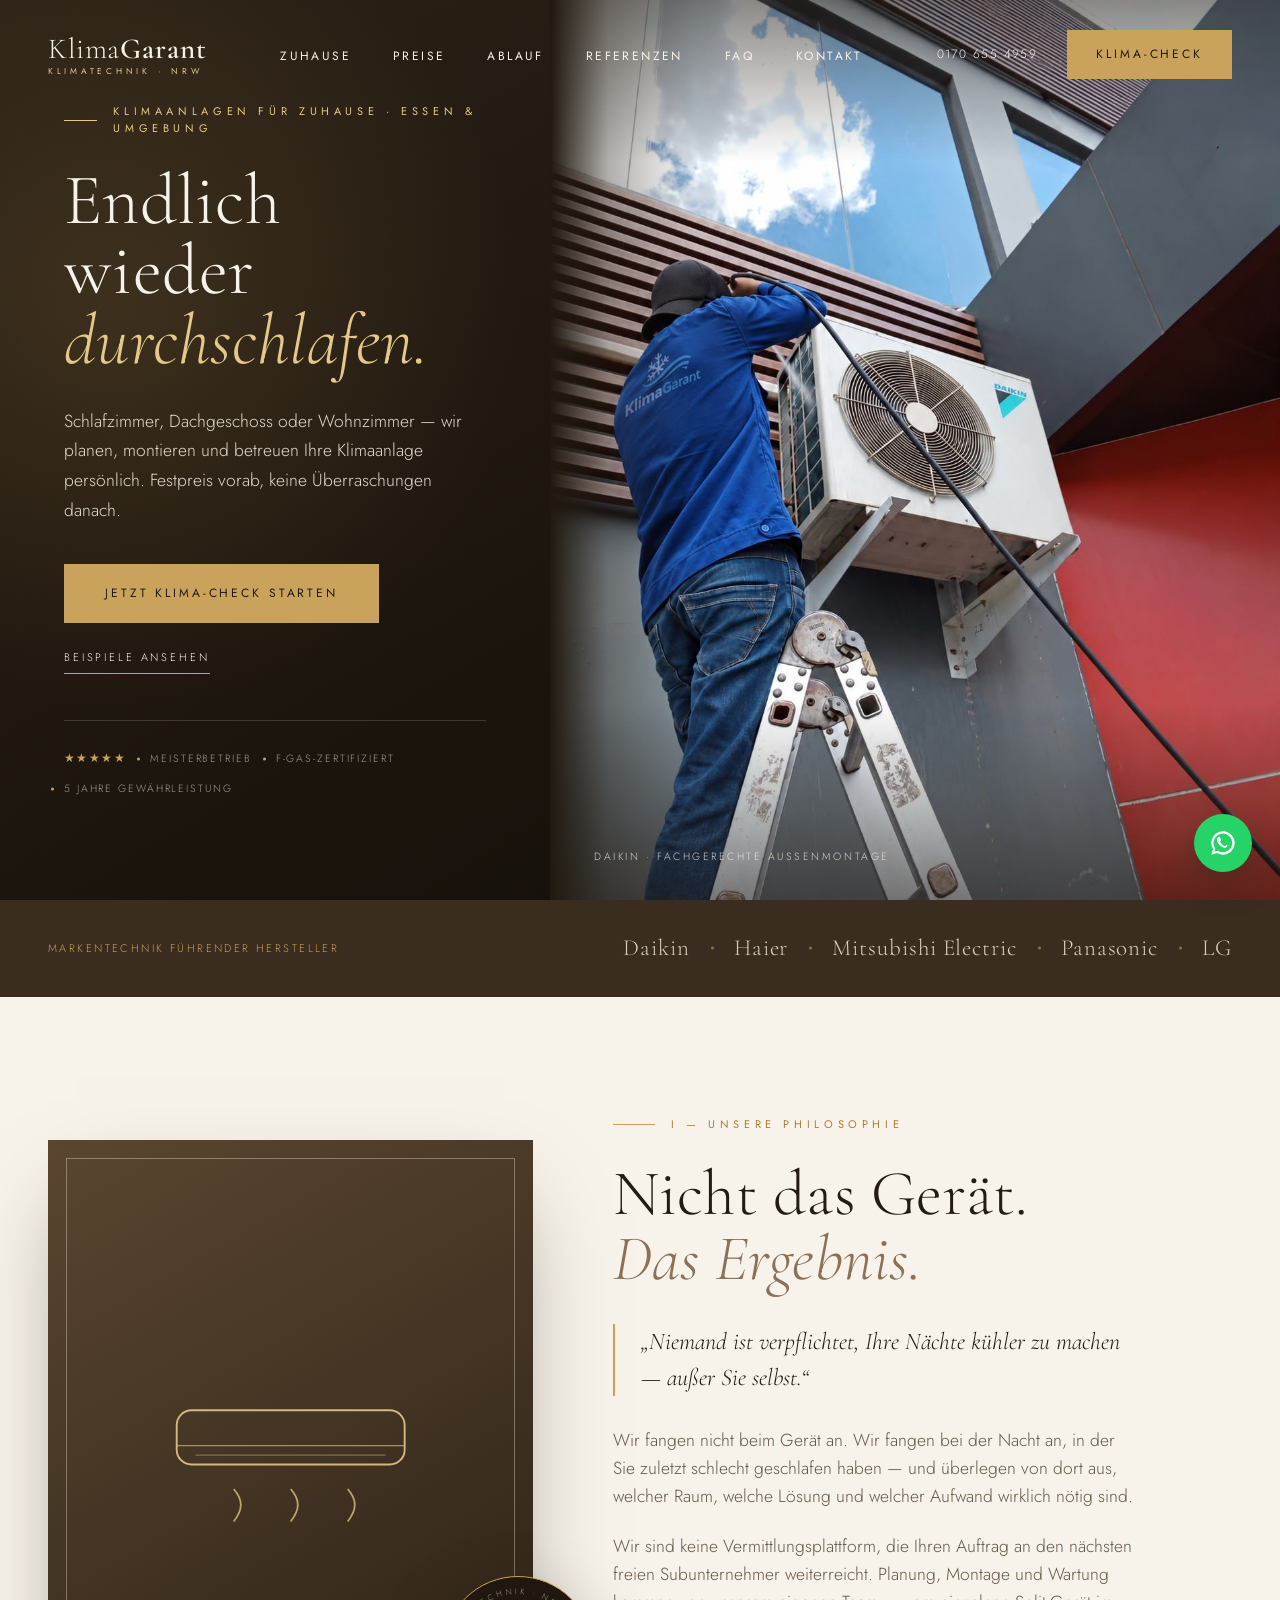
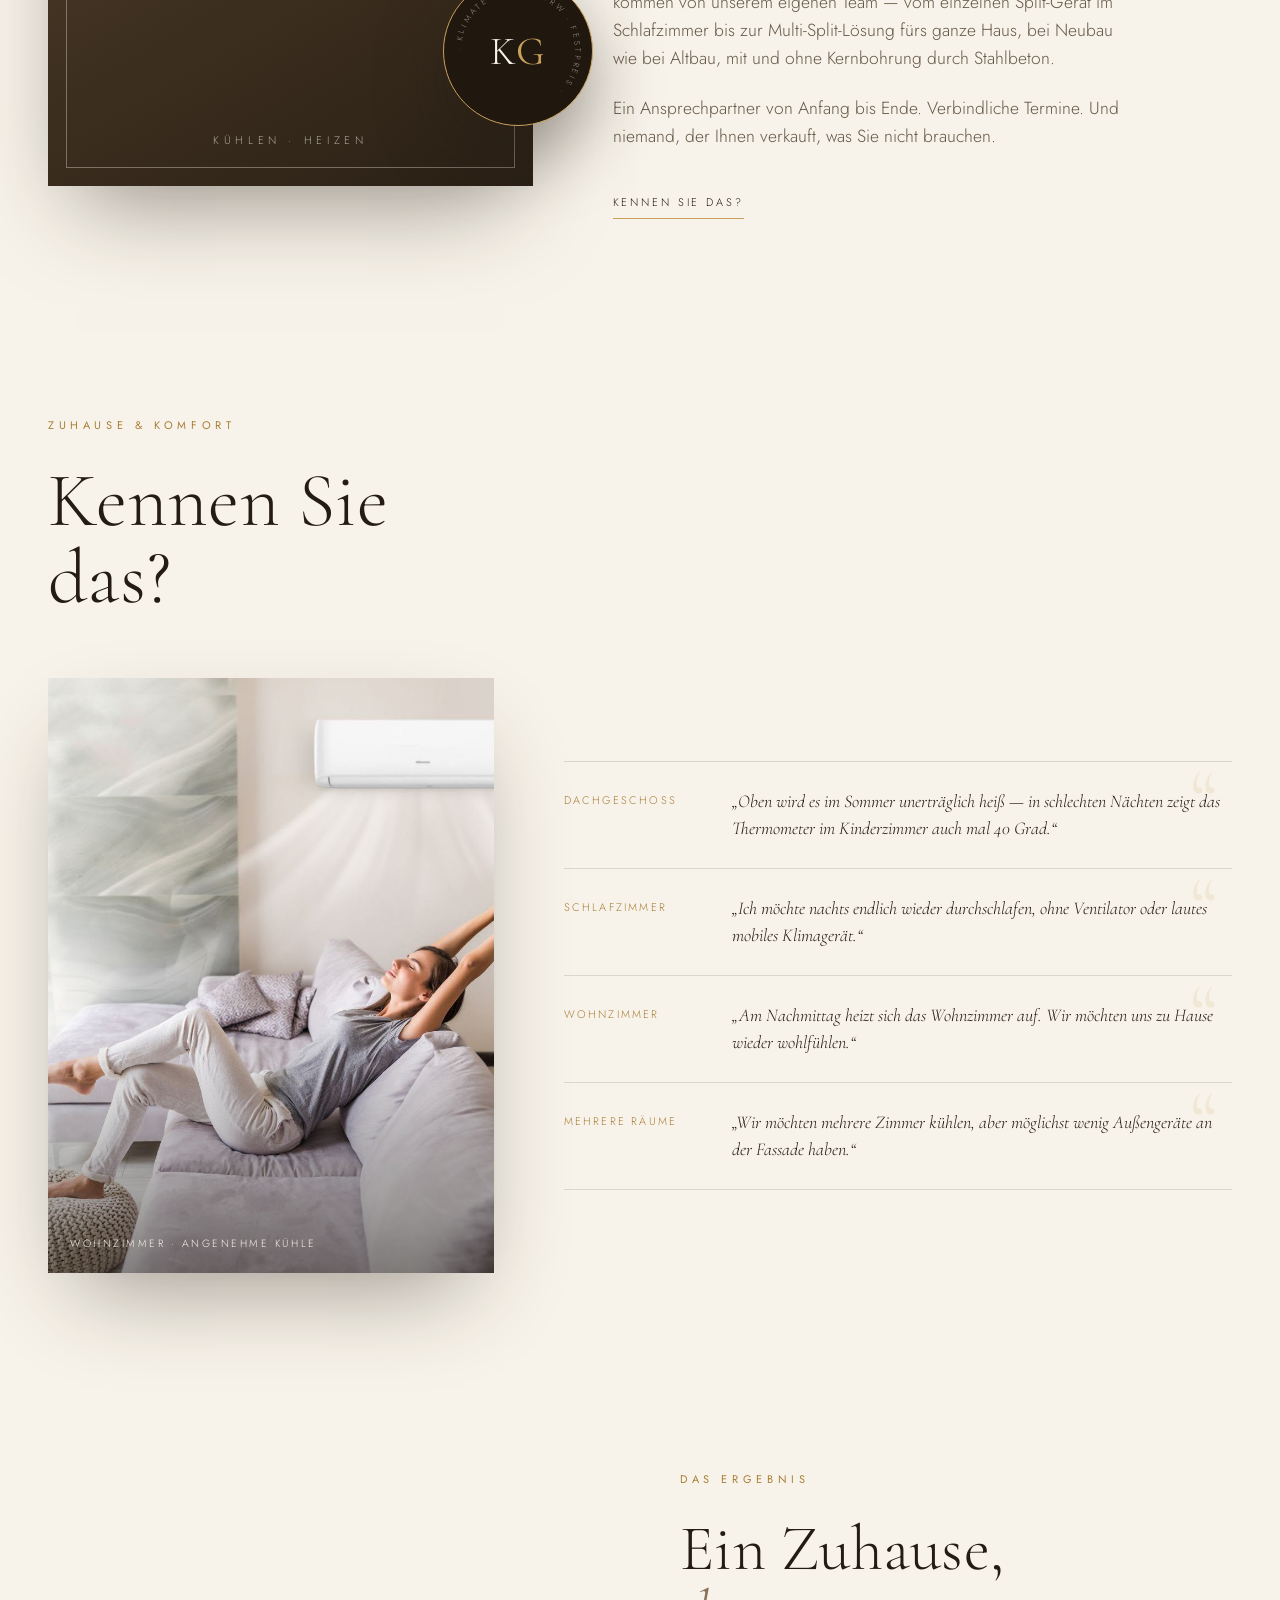
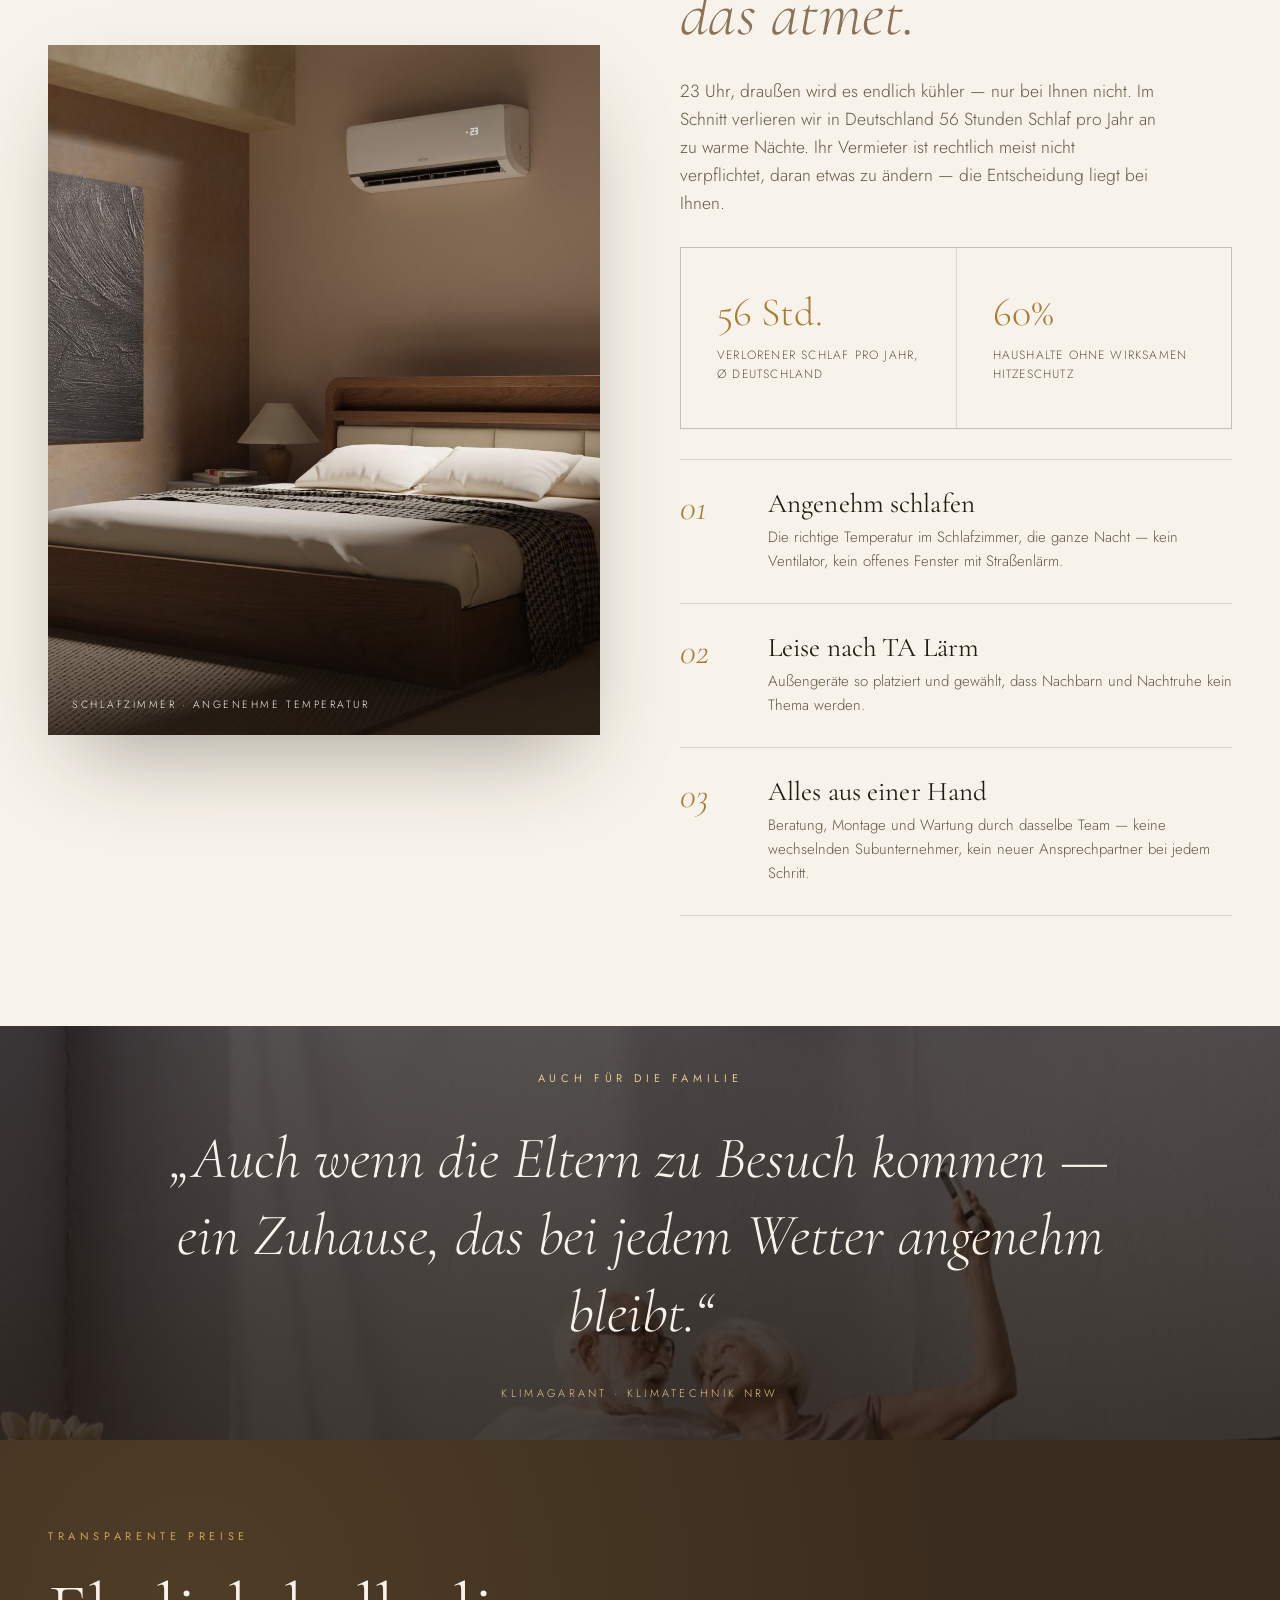
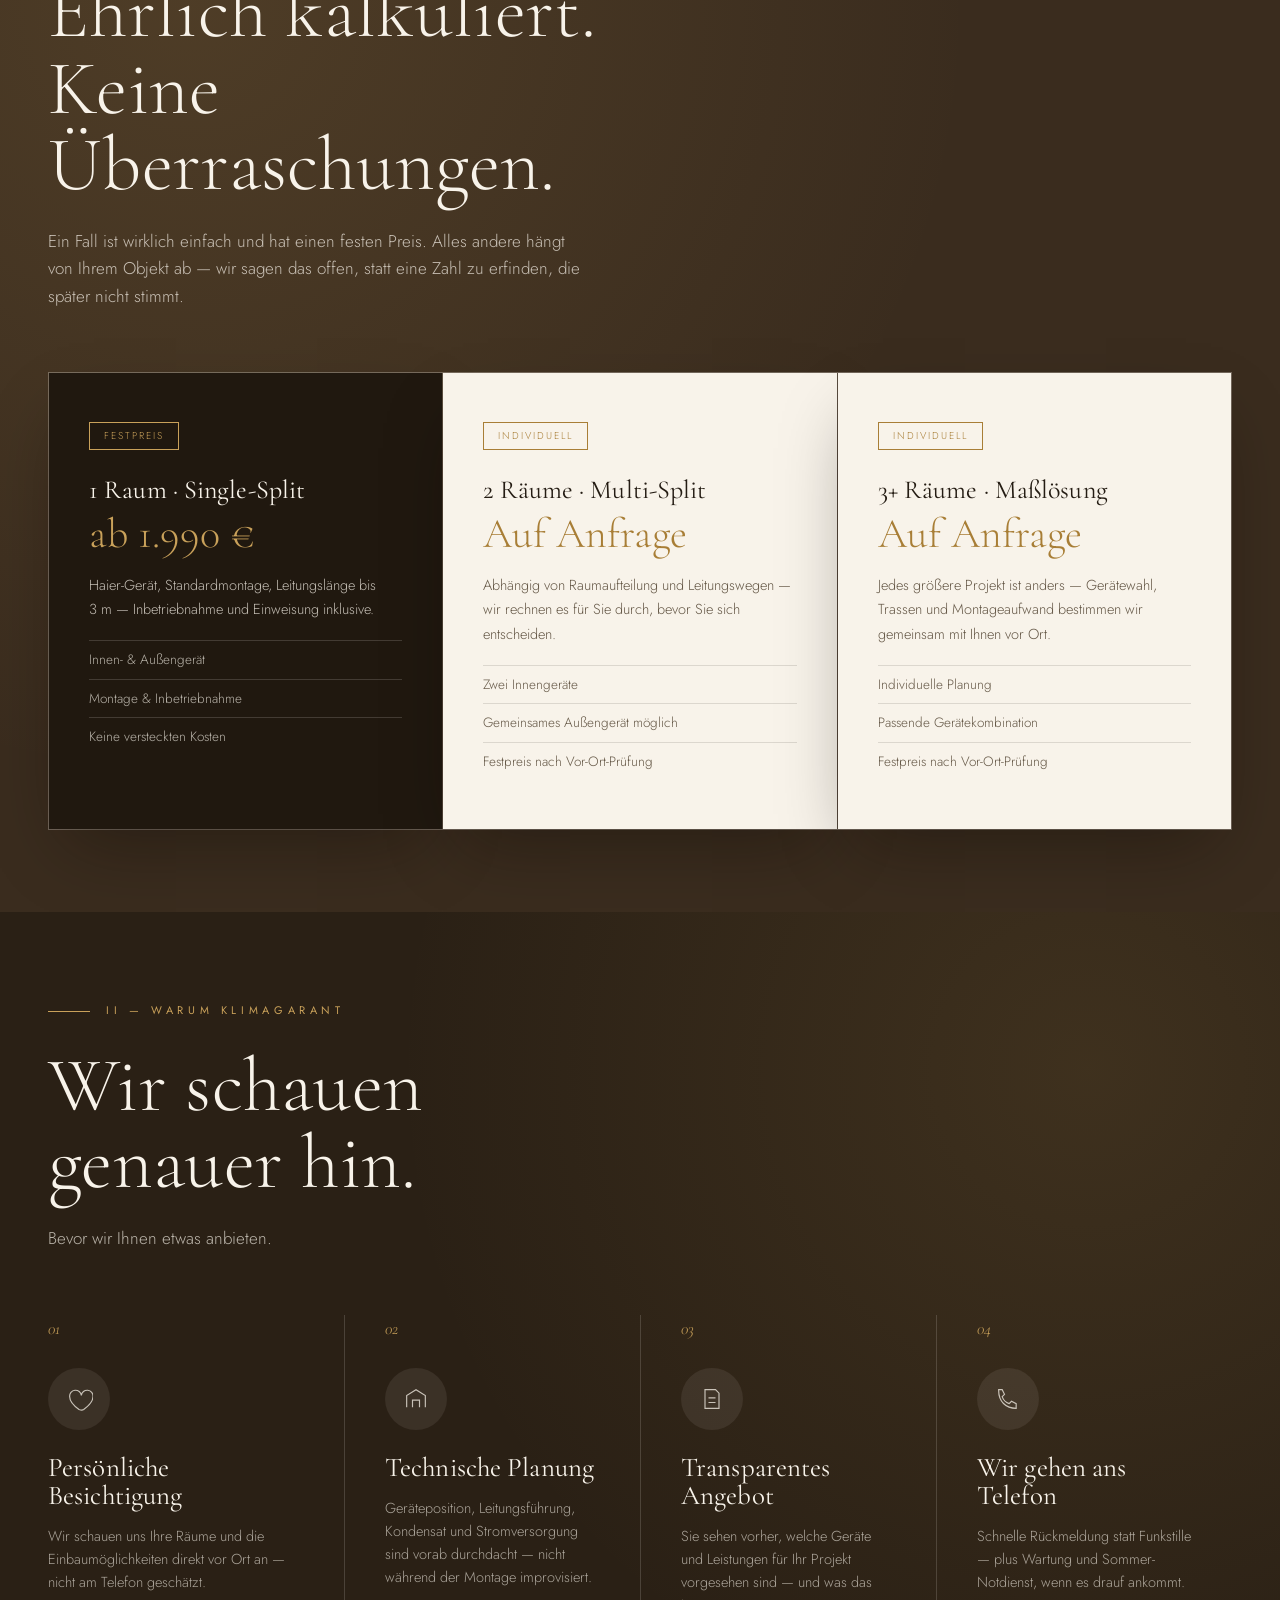
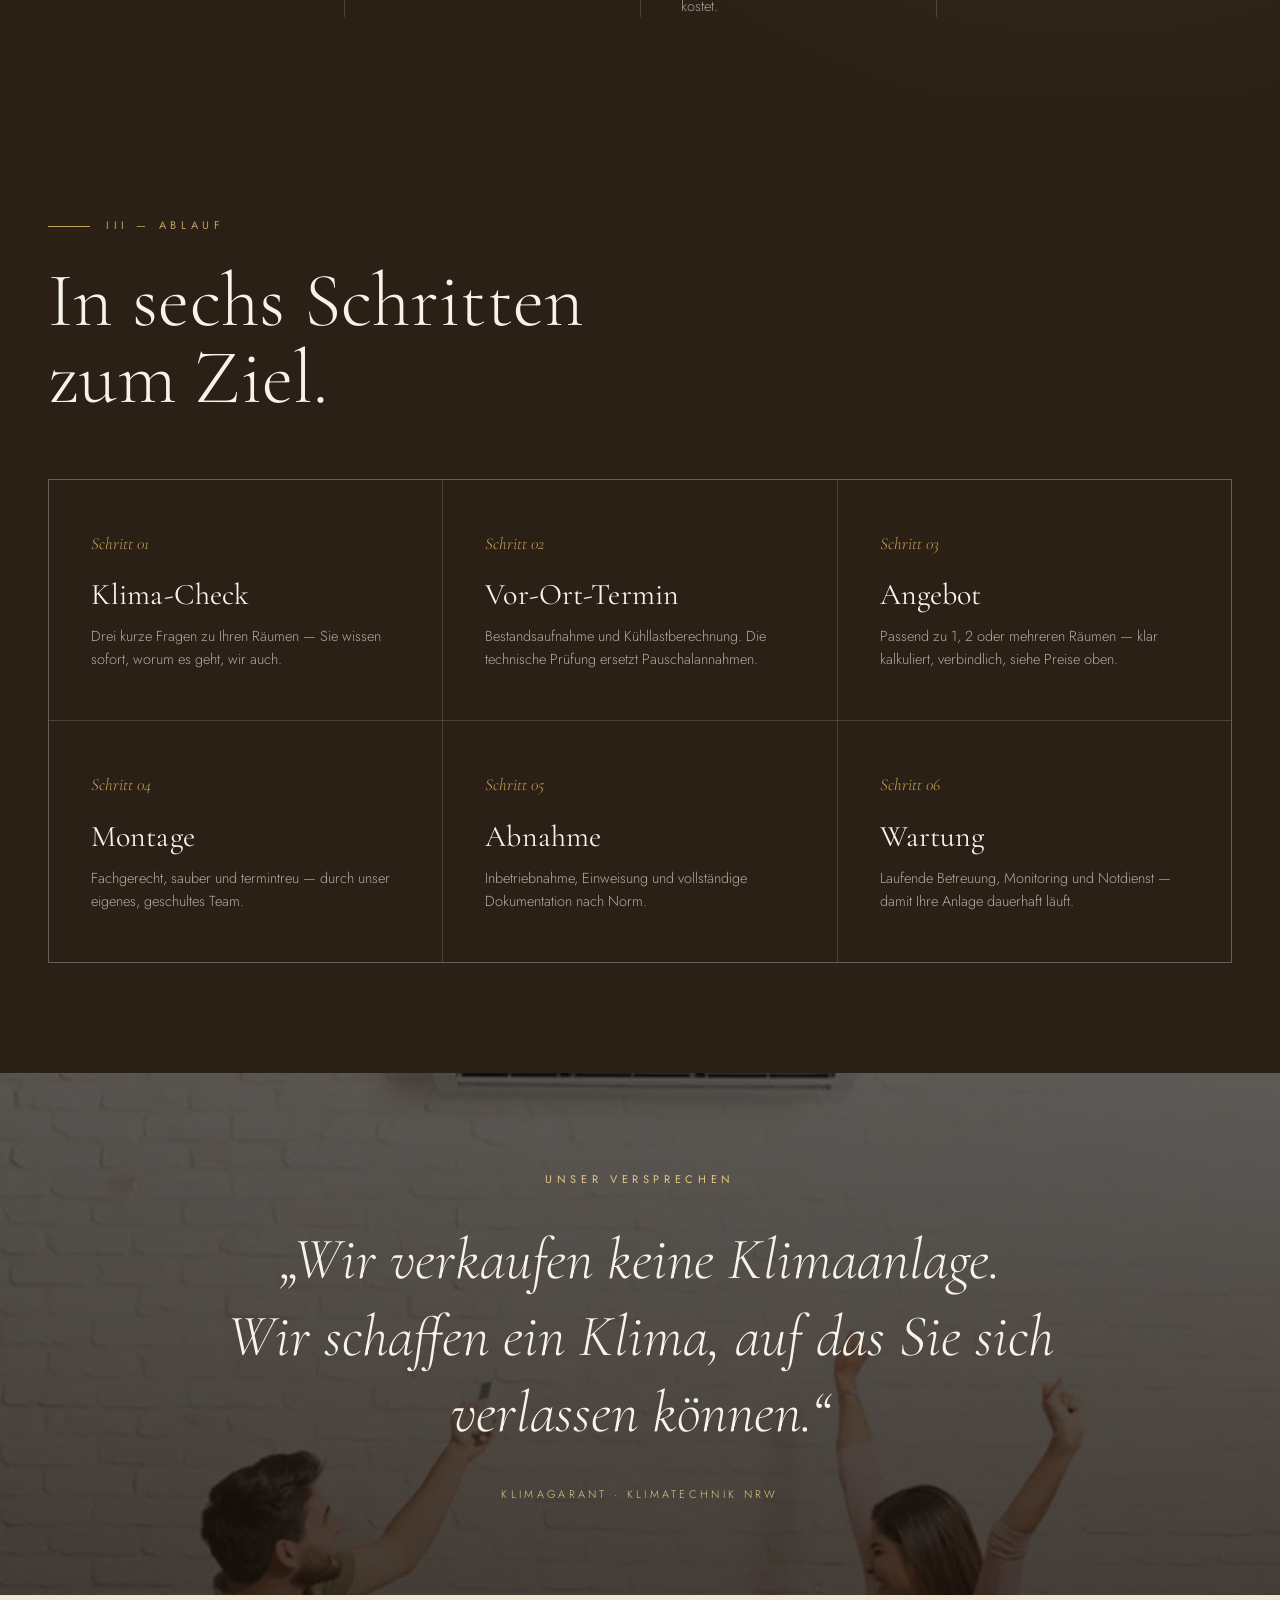
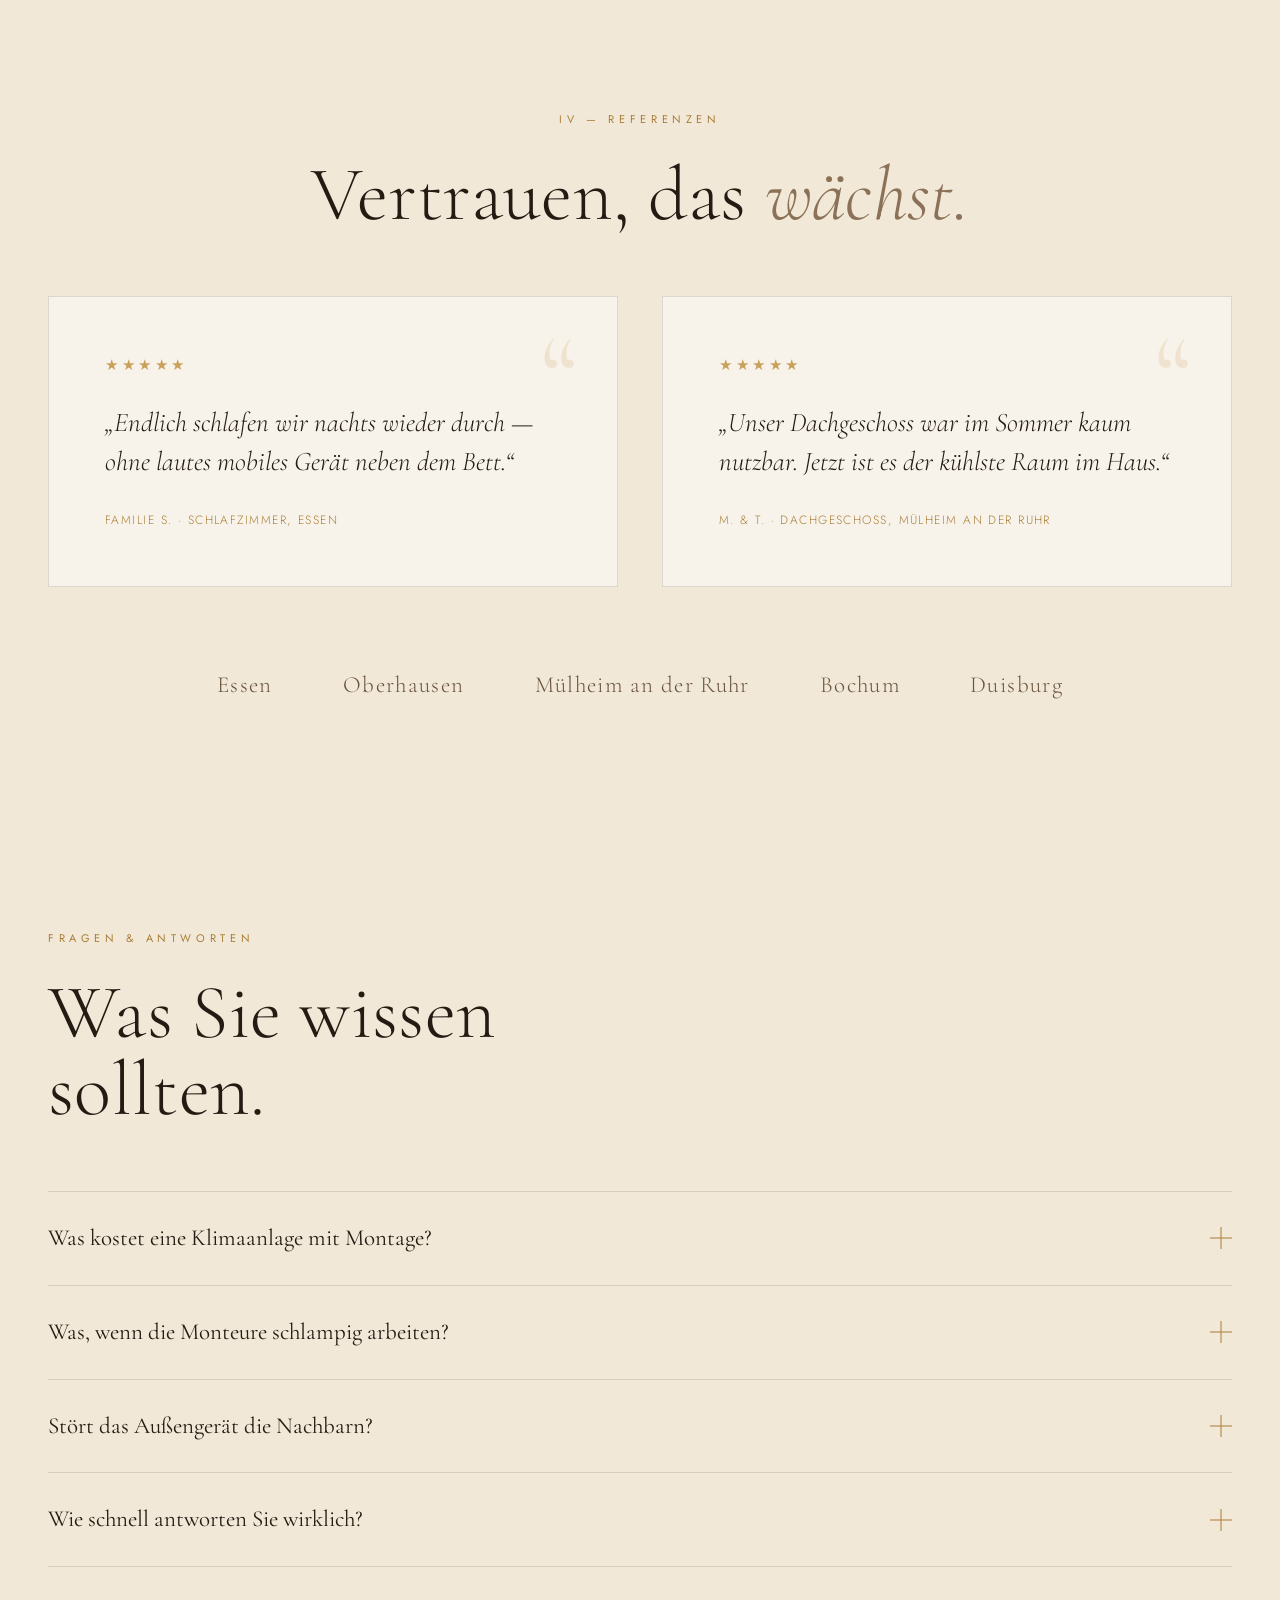
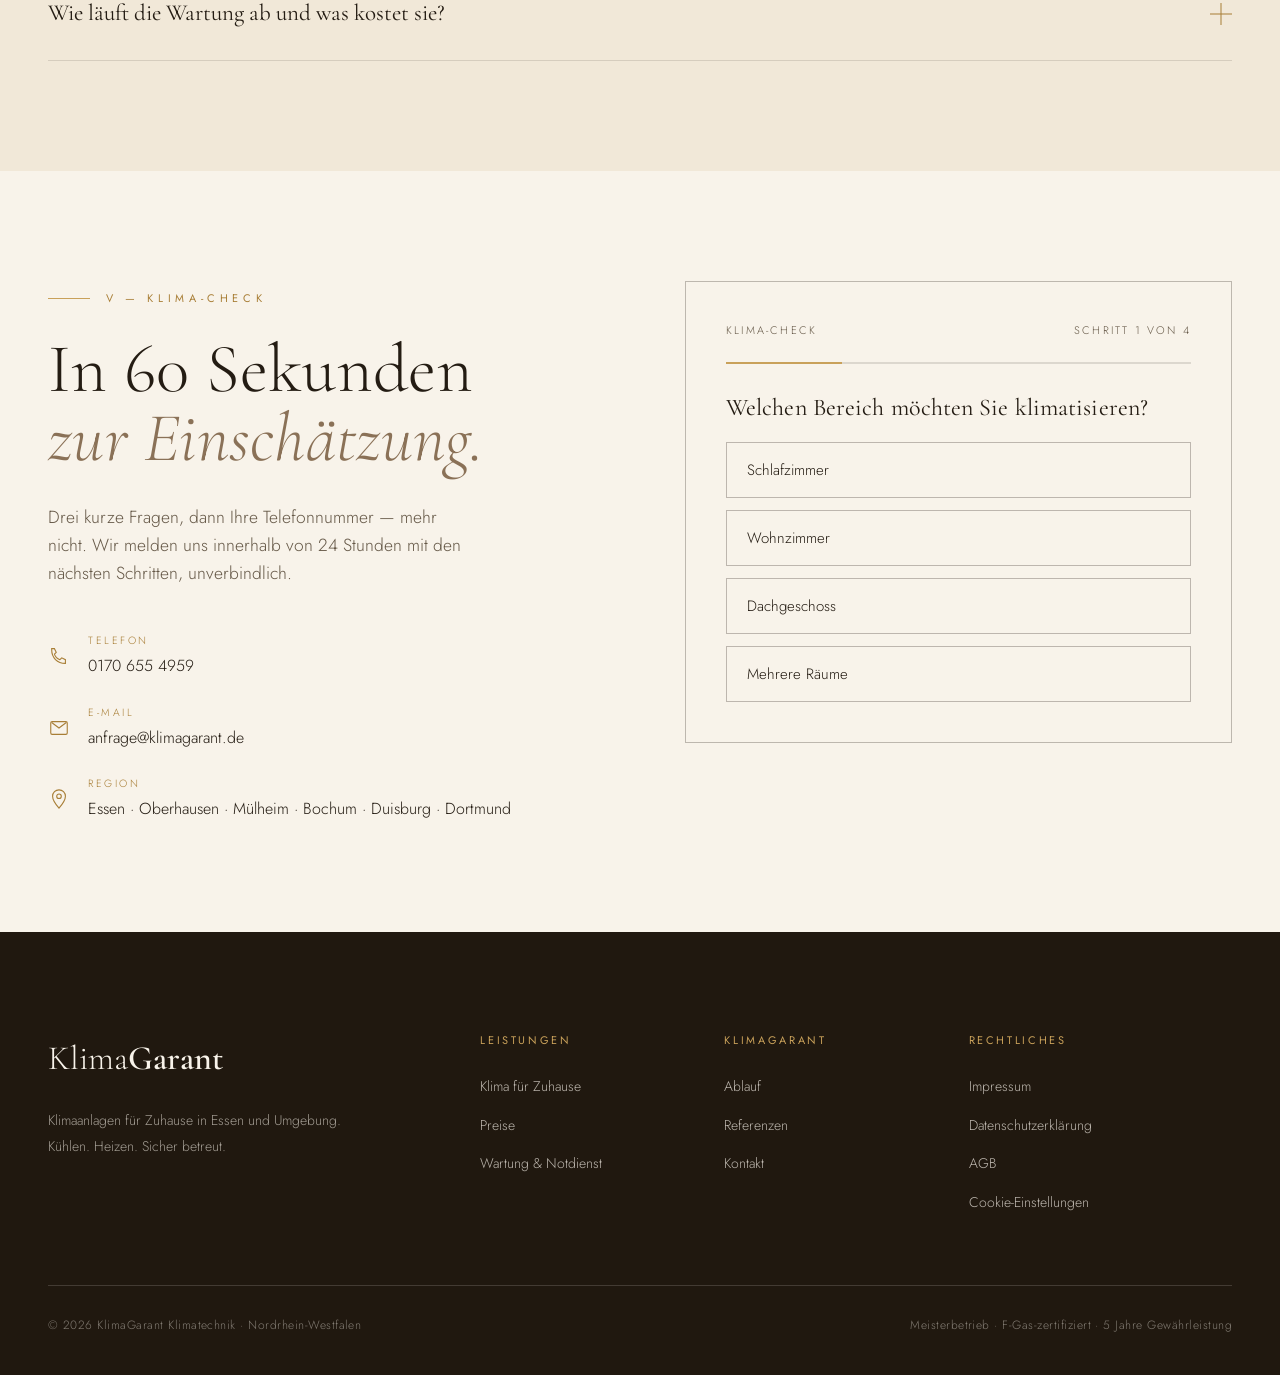
<file: index.html>
<!DOCTYPE html>
<html lang="de">
<head>
<meta charset="UTF-8" />
<meta name="viewport" content="width=device-width, initial-scale=1.0" />
<title>KlimaGarant — Klimaanlagen für Zuhause in Essen &amp; Umgebung</title>
<meta name="description" content="KlimaGarant — Klimaanlagen für Zuhause in Essen, Oberhausen, Mülheim, Bochum und Duisburg. Persönliche Beratung vor Ort, transparentes Angebot, saubere Montage." />
<link rel="icon" href="data:image/svg+xml;utf8,<svg xmlns='http://www.w3.org/2000/svg' viewBox='0 0 64 64'><rect width='64' height='64' rx='14' fill='%23201810'/><text x='50%25' y='50%25' dy='.34em' text-anchor='middle' font-family='Georgia,serif' font-size='27' font-weight='600' fill='%23C9A15A'>KG</text></svg>">
<meta property="og:title" content="KlimaGarant — Klimaanlagen für Zuhause in Essen &amp; Umgebung" />
<meta property="og:description" content="Endlich wieder angenehm schlafen. Persönliche Beratung vor Ort, transparentes Angebot, saubere Montage — für Schlafzimmer, Wohnzimmer und Dachgeschoss." />
<meta property="og:type" content="website" />
<meta property="og:image" content="https://klimagarant.vercel.app/images/team-montage.jpg" />
<meta name="twitter:card" content="summary_large_image" />
<!-- TODO vor Livegang: echte Firmendaten eintragen (Adresse, Tel, USt-IdNr., Handwerkskammer-Nr.) -->
<script type="application/ld+json">
{
  "@context": "https://schema.org",
  "@type": "HVACBusiness",
  "name": "KlimaGarant Klimatechnik",
  "description": "Klimaanlagen für Zuhause in Essen und Umgebung. Persönliche Beratung vor Ort, Planung, Montage und Wartung aus einer Hand.",
  "areaServed": ["Essen", "Oberhausen", "Mülheim an der Ruhr", "Bochum", "Duisburg", "Dortmund", "Nordrhein-Westfalen"],
  "telephone": "+49-170-6554959",
  "email": "anfrage@klimagarant.de",
  "address": {
    "@type": "PostalAddress",
    "addressRegion": "Nordrhein-Westfalen",
    "addressCountry": "DE"
  },
  "priceRange": "€€-€€€"
}
</script>
<link rel="preconnect" href="https://fonts.googleapis.com">
<link rel="preconnect" href="https://fonts.gstatic.com" crossorigin>
<link href="https://fonts.googleapis.com/css2?family=Cormorant+Garamond:ital,wght@0,300;0,400;0,500;0,600;1,300;1,400;1,500&family=Jost:wght@200;300;400;500&display=swap" rel="stylesheet">
<style>
:root{
  --paper:#F8F3EA;
  --cream:#F1E8D8;
  --cream-2:#E7DAC5;
  --sand:#DCCBB0;
  --taupe:#8A7157;
  --mocha:#6A543E;
  --coffee:#3A2C1E;
  --espresso:#20180F;
  --espresso-2:#2A2015;
  --ink:#241C13;
  --ink-soft:#655847;
  --brass:#C9A15A;
  --brass-lt:#E4C889;
  --brass-deep:#A87E36;
  --line:rgba(36,28,19,.13);
  --line-2:rgba(36,28,19,.28);
  --line-light:rgba(248,243,234,.16);
  --serif:'Cormorant Garamond',Georgia,serif;
  --sans:'Jost',-apple-system,BlinkMacSystemFont,'Segoe UI',sans-serif;
}
*{margin:0;padding:0;box-sizing:border-box}
html{scroll-behavior:smooth}
body{font-family:var(--sans);background:var(--cream);color:var(--ink);font-weight:300;line-height:1.6;-webkit-font-smoothing:antialiased;overflow-x:hidden}
img{max-width:100%;display:block}
a{color:inherit;text-decoration:none}
::selection{background:var(--brass);color:var(--espresso)}
.wrap{max-width:1300px;margin:0 auto;padding:0 48px}

/* ---- film grain overlay ---- */
body::after{
  content:"";position:fixed;inset:0;z-index:9998;pointer-events:none;opacity:.045;mix-blend-mode:overlay;
  background-image:url("data:image/svg+xml;utf8,<svg xmlns='http://www.w3.org/2000/svg' width='140' height='140'><filter id='n'><feTurbulence type='fractalNoise' baseFrequency='0.85' numOctaves='2' stitchTiles='stitch'/></filter><rect width='100%25' height='100%25' filter='url(%23n)'/></svg>");
}

/* ---- typography helpers ---- */
.eyebrow{font-size:11px;letter-spacing:.42em;text-transform:uppercase;font-weight:400;color:var(--brass-deep);display:inline-flex;align-items:center;gap:16px;margin-bottom:28px}
.eyebrow::before{content:"";width:42px;height:1px;background:var(--brass)}
.eyebrow.sole::before{display:none}
h1,h2,h3,h4{font-family:var(--serif);font-weight:300;letter-spacing:.004em;line-height:1.04}
.serif-i{font-style:italic;color:var(--taupe)}
.rn{font-family:var(--serif);font-style:italic;color:var(--brass-deep)}
.btn{display:inline-flex;align-items:center;gap:14px;font-family:var(--sans);font-size:12px;letter-spacing:.24em;text-transform:uppercase;font-weight:400;padding:19px 40px;border:1px solid var(--brass);color:var(--espresso);background:var(--brass);transition:all .55s cubic-bezier(.2,.7,.2,1);cursor:pointer;position:relative;overflow:hidden}
.btn span{position:relative;z-index:2}
.btn::before{content:"";position:absolute;inset:0;background:var(--espresso);transform:translateY(101%);transition:transform .55s cubic-bezier(.6,0,.2,1);z-index:1}
.btn:hover{color:var(--paper);border-color:var(--espresso)}
.btn:hover::before{transform:translateY(0)}
.btn-ghost{background:transparent;color:var(--paper);border-color:var(--line-light)}
.btn-ghost::before{background:var(--brass)}
.btn-ghost:hover{color:var(--espresso);border-color:var(--brass)}
.link-under{font-size:11px;letter-spacing:.26em;text-transform:uppercase;border-bottom:1px solid var(--brass);padding-bottom:7px;display:inline-block;transition:letter-spacing .5s ease,color .3s}
.link-under:hover{letter-spacing:.34em;color:var(--brass-deep)}

/* ---- HEADER ---- */
header{position:fixed;top:0;left:0;right:0;z-index:100;padding:30px 0;transition:all .55s ease}
header.solid{background:rgba(241,232,216,.9);backdrop-filter:blur(16px);padding:16px 0;box-shadow:0 1px 0 var(--line)}
.nav{display:flex;align-items:center;justify-content:space-between}
.logo{font-family:var(--serif);font-size:29px;letter-spacing:.03em;color:var(--ink);line-height:1}
.logo b{font-weight:600}.logo .k{font-weight:300}
.logo small{display:block;font-family:var(--sans);font-size:8.5px;letter-spacing:.44em;text-transform:uppercase;color:var(--brass-deep);margin-top:4px;font-weight:400}
header:not(.solid) .logo,header:not(.solid) .nav-links a,header:not(.solid) .nav-tel{color:var(--paper)}
header:not(.solid) .logo small{color:var(--brass-lt)}
.nav-links{display:flex;gap:42px;list-style:none}
.nav-links a{font-size:12px;letter-spacing:.2em;text-transform:uppercase;font-weight:400;position:relative;padding:5px 0}
.nav-links a::after{content:"";position:absolute;left:0;bottom:0;width:0;height:1px;background:var(--brass);transition:width .45s ease}
.nav-links a:hover::after{width:100%}
.nav-right{display:flex;align-items:center;gap:30px}
.nav-tel{font-size:12px;letter-spacing:.12em;color:var(--ink)}
.burger{display:none;flex-direction:column;gap:6px;cursor:pointer;background:none;border:0;padding:4px}
.burger span{width:28px;height:1.5px;background:currentColor;display:block;transition:.3s}
header:not(.solid) .burger span{background:var(--paper)}

/* ---- HERO (split) ---- */
.hero{position:relative;min-height:100svh;display:grid;grid-template-columns:0.86fr 1.14fr;background:var(--espresso);overflow:hidden}
.hero-left{position:relative;display:flex;align-items:center;overflow:hidden;background:linear-gradient(150deg,#2a2015,#16100a)}
.hero-left::before{content:"";position:absolute;inset:0;background:radial-gradient(circle at 22% 34%,rgba(201,161,90,.15),transparent 55%);pointer-events:none}
.hero-left-inner{position:relative;z-index:2;width:100%;max-width:760px;padding:0 clamp(32px,5vw,88px);color:var(--paper)}
.hero .eyebrow{color:var(--brass-lt)}.hero .eyebrow::before{background:var(--brass-lt)}
.hero h1{font-size:clamp(48px,5.6vw,100px);color:var(--paper);line-height:.98;margin:0 0 30px;font-weight:300}
.hero .serif-i{color:var(--brass-lt)}
.hero .lead{font-size:17.5px;font-weight:300;color:rgba(248,243,234,.88);line-height:1.7;max-width:460px;margin-bottom:38px}
.hero-cta{display:flex;gap:26px;align-items:center;flex-wrap:wrap;margin-bottom:46px}
.hero-trust{display:flex;flex-wrap:wrap;align-items:center;gap:12px 24px;padding-top:28px;border-top:1px solid rgba(248,243,234,.16);font-size:10.5px;letter-spacing:.18em;text-transform:uppercase;color:rgba(248,243,234,.6)}
.hero-trust span{position:relative}
.hero-trust span+span::before{content:"";position:absolute;left:-13px;top:50%;width:3px;height:3px;border-radius:50%;background:var(--brass);transform:translateY(-50%)}
.hero-trust .ht-stars{color:var(--brass);letter-spacing:.12em;font-size:12px}
.hero-right{position:relative;overflow:hidden;background:linear-gradient(150deg,#5a4630,#241a10)}
.hero-photo{position:absolute;inset:0}
.hero-photo.has-img{background:url('images/team-montage.jpg') center 22%/cover no-repeat}
.hero-right::after{content:"";position:absolute;inset:0;z-index:2;pointer-events:none;background:
  linear-gradient(90deg,var(--espresso) 0%,rgba(32,24,15,.35) 8%,rgba(32,24,15,0) 20%),
  linear-gradient(180deg,rgba(22,16,10,.5) 0%,rgba(22,16,10,0) 18%),
  linear-gradient(0deg,rgba(22,16,10,.55) 0%,rgba(22,16,10,0) 22%)}
.hero-cap{position:absolute;left:44px;bottom:34px;z-index:3;font-size:10.5px;letter-spacing:.24em;text-transform:uppercase;color:rgba(248,243,234,.8)}

/* ---- MARQUEE ---- */
.marquee{background:var(--espresso);color:var(--paper);padding:22px 0;overflow:hidden;white-space:nowrap;border-top:1px solid var(--line-light);border-bottom:1px solid var(--line-light)}
.marquee-track{display:inline-flex;gap:0;animation:scroll 34s linear infinite}
.marquee-track span{font-family:var(--serif);font-style:italic;font-size:26px;color:rgba(248,243,234,.85);padding:0 40px;position:relative}
.marquee-track span::after{content:"✦";color:var(--brass);font-style:normal;font-size:12px;position:absolute;right:-6px;top:50%;transform:translateY(-50%)}
@keyframes scroll{to{transform:translateX(-50%)}}

/* ---- BRANDS ---- */
.brands{background:var(--coffee);color:var(--paper)}
.brands .wrap{display:flex;align-items:center;justify-content:space-between;gap:30px 48px;flex-wrap:wrap;padding:30px 48px}
.brands-label{font-size:11px;letter-spacing:.22em;text-transform:uppercase;color:var(--brass);flex-shrink:0}
.brands-list{display:flex;align-items:center;gap:14px 44px;flex-wrap:wrap}
.brands-list span{font-family:var(--serif);font-size:23px;letter-spacing:.04em;color:rgba(248,243,234,.82);position:relative}
.brands-list span+span::before{content:"";position:absolute;left:-23px;top:50%;width:3px;height:3px;border-radius:50%;background:rgba(201,161,90,.6);transform:translateY(-50%)}

/* ---- SECTIONS ---- */
.pad{padding:110px 0}.pad-sm{padding:82px 0}
.shead{max-width:680px;margin-bottom:62px}
.shead.center{margin:0 auto 62px;text-align:center}
.shead.center .eyebrow{justify-content:center}
h2.title{font-size:clamp(42px,6vw,80px);color:var(--ink);margin-bottom:24px;line-height:1}
.shead p{color:var(--ink-soft);font-size:17px;max-width:540px}
.snum{font-family:var(--serif);font-style:italic;font-size:19px;color:var(--brass-deep);letter-spacing:.05em}

/* ---- PHILOSOPHY (asymmetric) ---- */
.philo{background:var(--paper);position:relative}
.philo-grid{display:grid;grid-template-columns:0.92fr 1.08fr;gap:0;align-items:center}
.philo-imgwrap{position:relative;padding-right:60px}
.philo-img{position:relative;aspect-ratio:3/4;background:linear-gradient(150deg,#5a4630,#2a2015);overflow:hidden;box-shadow:0 40px 90px -30px rgba(36,28,19,.5)}
.philo-img.has-img{background:url('images/hero.jpg') center/cover}
.philo-frame{position:absolute;inset:18px;border:1px solid rgba(248,243,234,.35);z-index:2;pointer-events:none}
.philo-badge{position:absolute;right:0;bottom:60px;width:150px;height:150px;border-radius:50%;background:var(--espresso);color:var(--paper);display:flex;align-items:center;justify-content:center;font-family:var(--serif);font-size:40px;box-shadow:0 30px 70px rgba(36,28,19,.4);z-index:3;border:1px solid var(--brass)}
.philo-badge b{color:var(--brass);font-weight:400}
.philo-badge .ring{position:absolute;inset:0;animation:spin 26s linear infinite}
.philo-badge .ring text{font-family:var(--sans);font-size:8.2px;letter-spacing:3px;fill:rgba(248,243,234,.55);text-transform:uppercase}
@keyframes spin{to{transform:rotate(360deg)}}
.philo-text{padding-left:20px}
.philo-text h2{font-size:clamp(38px,5vw,68px);margin-bottom:32px;line-height:1.02}
.philo-text p{color:var(--ink-soft);margin-bottom:22px;font-size:17.5px;max-width:520px}
.philo-text .big{font-family:var(--serif);font-style:italic;font-size:24px;color:var(--ink);line-height:1.5;border-left:2px solid var(--brass);padding-left:26px;margin:14px 0 30px}

/* ---- LEISTUNGEN (editorial rows) ---- */
.leist{background:var(--cream)}
.lrow{display:grid;grid-template-columns:120px 1fr 1.3fr 60px;gap:40px;align-items:center;padding:46px 20px;border-top:1px solid var(--line);transition:all .55s cubic-bezier(.2,.7,.2,1);position:relative;cursor:default}
.lrow:last-child{border-bottom:1px solid var(--line)}
.lrow::before{content:"";position:absolute;left:0;top:0;bottom:0;width:0;background:var(--espresso);transition:width .55s cubic-bezier(.6,0,.2,1);z-index:0}
.lrow:hover{padding-left:44px;padding-right:44px;color:var(--paper)}
.lrow:hover::before{width:100%}
.lrow>*{position:relative;z-index:1}
.lrow .lnum{font-family:var(--serif);font-style:italic;font-size:40px;color:var(--brass-deep);transition:color .5s}
.lrow:hover .lnum{color:var(--brass)}
.lrow h3{font-size:33px;color:var(--ink);transition:color .5s}
.lrow:hover h3{color:var(--paper)}
.lrow p{font-size:15.5px;color:var(--ink-soft);transition:color .5s}
.lrow:hover p{color:rgba(248,243,234,.8)}
.lrow .arr{width:44px;height:44px;border:1px solid var(--line-2);border-radius:50%;display:flex;align-items:center;justify-content:center;transition:all .5s;justify-self:end}
.lrow .arr svg{width:16px;height:16px;stroke:var(--ink);transition:stroke .5s}
.lrow:hover .arr{border-color:var(--brass);background:var(--brass)}
.lrow:hover .arr svg{stroke:var(--espresso)}
.lrow .tag{display:inline-block;font-size:10px;letter-spacing:.2em;text-transform:uppercase;color:var(--brass-deep);margin-bottom:8px}
.lrow:hover .tag{color:var(--brass)}

/* ---- BEACHHEAD ---- */
.beach{background:var(--espresso);color:var(--paper);overflow:hidden;position:relative}
.beach-img{position:absolute;inset:0;background:url('images/aussen.jpg') right center/cover;opacity:.14;filter:grayscale(.35) contrast(1.05)}
.beach::before{content:"";position:absolute;inset:0;background:radial-gradient(circle at 80% 25%,rgba(201,161,90,.16),transparent 50%);pointer-events:none}
.beach-grid{display:grid;grid-template-columns:1.05fr .95fr;gap:90px;align-items:center;position:relative;z-index:2}
.beach .eyebrow{color:var(--brass)}.beach .eyebrow::before{background:var(--brass)}
.beach h2{font-size:clamp(40px,5.4vw,76px);color:var(--paper);margin-bottom:30px;line-height:.98}
.beach p{color:rgba(248,243,234,.8);font-size:17.5px;margin-bottom:26px;max-width:540px}
.beach-quote{border-left:2px solid var(--brass);padding:8px 0 8px 30px;margin:38px 0;font-family:var(--serif);font-style:italic;font-size:26px;color:var(--paper);line-height:1.42}
.stats{display:grid;grid-template-columns:1fr 1fr;gap:1px;background:var(--line-light);border:1px solid var(--line-light)}
.stat{background:var(--espresso);padding:44px 36px;transition:background .5s}
.stat:hover{background:var(--espresso-2)}
.stat .n{font-family:var(--serif);font-size:64px;color:var(--brass);line-height:1;margin-bottom:14px;font-weight:300}
.stat .l{font-size:12px;letter-spacing:.1em;color:rgba(248,243,234,.6);text-transform:uppercase}
.stats.light{background:var(--line);border-color:var(--line)}
.stats.light .stat{background:var(--paper)}
.stats.light .stat .n{color:var(--brass-deep);font-size:40px}
.stats.light .stat .l{color:var(--ink-soft)}

/* ---- ERKENNEN (Selbstidentifikation) ---- */
.erkennen{background:var(--paper)}
.erk-grid{display:grid;grid-template-columns:0.8fr 1.2fr;gap:70px;align-items:center;margin-top:30px}
.erk-img{position:relative;aspect-ratio:3/4;background:linear-gradient(150deg,#5a4630,#2a2015);overflow:hidden;box-shadow:0 40px 90px -30px rgba(36,28,19,.45)}
.erk-img.has-img{background:url('images/zuhause-frau-sofa.jpg') center/cover}
.erk-img::after{content:"";position:absolute;inset:0;background:linear-gradient(0deg,rgba(22,16,10,.5),transparent 42%)}
.erk-cap{position:absolute;left:22px;bottom:20px;z-index:2;font-size:10.5px;letter-spacing:.24em;text-transform:uppercase;color:var(--paper)}
.erk-rows{display:flex;flex-direction:column}
.erk-row{position:relative;display:grid;grid-template-columns:140px 1fr;gap:28px;align-items:start;padding:26px 0;border-top:1px solid var(--line);transition:padding .5s cubic-bezier(.2,.7,.2,1);overflow:hidden;cursor:default}
.erk-row:last-child{border-bottom:1px solid var(--line)}
.erk-row::before{content:"“";position:absolute;right:14px;top:-6px;font-family:var(--serif);font-size:88px;color:var(--brass);opacity:.14;line-height:1;z-index:0;transition:opacity .5s}
.erk-row::after{content:"";position:absolute;left:0;top:0;bottom:0;width:0;background:var(--espresso);transition:width .5s cubic-bezier(.6,0,.2,1);z-index:0}
.erk-row:hover{padding-left:24px;padding-right:24px}
.erk-row:hover::after{width:100%}
.erk-row:hover::before{opacity:.22;color:var(--brass-lt)}
.erk-row>*{position:relative;z-index:1}
.erk-row .idn{font-size:11px;letter-spacing:.2em;text-transform:uppercase;color:var(--brass-deep);transition:color .5s;padding-top:4px;display:block}
.erk-row:hover .idn{color:var(--brass)}
.erk-row .idq{font-family:var(--serif);font-style:italic;font-size:18px;color:var(--ink);line-height:1.5;transition:color .5s;margin:0}
.erk-row:hover .idq{color:var(--paper)}
@media(hover:none){.erk-row:hover{padding-left:0;padding-right:0}.erk-row:hover::after{width:0}.erk-row:hover .idn{color:var(--brass-deep)}.erk-row:hover .idq{color:var(--ink)}.erk-row:hover::before{opacity:.14;color:var(--brass)}}

/* ---- PREISE ---- */
.preise{background:var(--coffee);position:relative;overflow:hidden}
.preise::before{content:"";position:absolute;inset:0;background:radial-gradient(circle at 15% 15%,rgba(201,161,90,.14),transparent 55%);pointer-events:none}
.preise .wrap{position:relative;z-index:1}
.preise .shead .eyebrow{color:var(--brass)}.preise .shead .eyebrow::before{background:var(--brass)}
.preise .shead h2.title{color:var(--paper)}
.preise .shead p{color:rgba(248,243,234,.72)}
.preise-grid{display:grid;grid-template-columns:repeat(3,1fr);gap:1px;background:var(--line-light);border:1px solid var(--line-light);margin-top:24px}
.pcard{background:var(--paper);padding:48px 40px;box-shadow:0 30px 70px -20px rgba(12,8,4,.4)}
.pcard.highlight{background:var(--espresso);color:var(--paper)}
.pcard .ptag{display:inline-block;font-size:10px;letter-spacing:.2em;text-transform:uppercase;color:var(--brass-deep);border:1px solid var(--brass-deep);padding:5px 14px;margin-bottom:26px}
.pcard.highlight .ptag{color:var(--brass);border-color:var(--brass)}
.pcard h4{font-family:var(--serif);font-size:26px;font-weight:400;margin-bottom:10px;color:inherit}
.pcard .pprice{font-family:var(--serif);font-size:42px;color:var(--brass-deep);margin-bottom:18px;line-height:1}
.pcard.highlight .pprice{color:var(--brass)}
.pcard p{font-size:14.5px;color:var(--ink-soft);line-height:1.7}
.pcard.highlight p{color:rgba(248,243,234,.75)}
.pcard ul{margin-top:18px;padding-left:0;list-style:none;font-size:13.5px;color:var(--ink-soft)}
.pcard.highlight ul{color:rgba(248,243,234,.7)}
.pcard ul li{padding:8px 0;border-top:1px solid var(--line)}
.pcard.highlight ul li{border-top:1px solid var(--line-light)}

/* ---- WARUM ---- */
.warum{background:var(--espresso-2);position:relative;overflow:hidden}
.warum::before{content:"";position:absolute;inset:0;background:radial-gradient(circle at 85% 20%,rgba(201,161,90,.13),transparent 55%);pointer-events:none}
.warum .wrap{position:relative;z-index:1}
.warum .shead .eyebrow{color:var(--brass)}.warum .shead .eyebrow::before{background:var(--brass)}
.warum .shead h2.title{color:var(--paper)}
.warum .shead p{color:rgba(248,243,234,.7)}
.warum-grid{display:grid;grid-template-columns:repeat(4,1fr);gap:0;margin-top:20px}
.wcard{padding:0 40px;border-left:1px solid var(--line-light)}
.wcard:first-child{padding-left:0;border-left:0}
.wcard .wn{font-family:var(--serif);font-style:italic;font-size:17px;color:var(--brass);margin-bottom:26px}
.wcard .wicon{width:62px;height:62px;border-radius:50%;background:rgba(248,243,234,.08);display:flex;align-items:center;justify-content:center;margin-bottom:24px;transition:background .4s}
.wcard:hover .wicon{background:var(--brass)}
.wcard svg{width:28px;height:28px;stroke:rgba(248,243,234,.75);stroke-width:1;transition:stroke .4s}
.wcard:hover svg{stroke:var(--espresso)}
.wcard h4{font-family:var(--serif);font-size:27px;font-weight:400;margin-bottom:14px;color:var(--paper)}
.wcard p{font-size:14.5px;color:rgba(248,243,234,.62)}

/* ---- ABLAUF ---- */
.ablauf{background:var(--espresso-2);color:var(--paper);position:relative}
.ablauf .eyebrow{color:var(--brass)}.ablauf .eyebrow::before{background:var(--brass)}
.ablauf h2.title{color:var(--paper)}
.steps{display:grid;grid-template-columns:repeat(3,1fr);gap:1px;background:var(--line-light);border:1px solid var(--line-light);margin-top:24px}
.step{background:var(--espresso-2);padding:50px 42px;transition:background .5s}
.step:hover{background:var(--espresso)}
.step .sn{font-family:var(--serif);font-style:italic;font-size:17px;color:var(--brass);margin-bottom:22px}
.step h4{font-family:var(--serif);font-size:30px;font-weight:400;color:var(--paper);margin-bottom:14px}
.step p{font-size:14.5px;color:rgba(248,243,234,.66)}

/* ---- REFERENZEN ---- */
.refs{background:var(--cream)}
.ref-grid{display:grid;grid-template-columns:repeat(2,1fr);gap:44px}
.ref-card{background:var(--paper);padding:56px;border:1px solid var(--line);position:relative}
.ref-card::before{content:"“";position:absolute;top:20px;right:38px;font-family:var(--serif);font-size:120px;color:var(--brass);opacity:.18;line-height:1}
.ref-stars{color:var(--brass);letter-spacing:.24em;margin-bottom:26px;font-size:15px}
.ref-card .q{font-family:var(--serif);font-style:italic;font-size:27px;line-height:1.45;color:var(--ink);margin-bottom:30px}
.ref-card .who{font-size:12px;letter-spacing:.12em;color:var(--brass-deep);text-transform:uppercase}
.logos{display:flex;justify-content:center;gap:70px;flex-wrap:wrap;margin-top:80px;opacity:.45}
.logos span{font-family:var(--serif);font-size:23px;letter-spacing:.06em;color:var(--mocha)}

/* ---- FAQ ---- */
.faq-list{display:flex;flex-direction:column}
.faq-item{border-top:1px solid var(--line);padding:28px 0}
.faq-item:last-child{border-bottom:1px solid var(--line)}
.faq-item summary{display:flex;align-items:center;justify-content:space-between;gap:24px;cursor:pointer;list-style:none;font-family:var(--serif);font-size:23px;color:var(--ink);font-weight:400}
.faq-item summary::-webkit-details-marker{display:none}
.faq-item .faq-plus{position:relative;width:22px;height:22px;flex-shrink:0}
.faq-item .faq-plus::before,.faq-item .faq-plus::after{content:"";position:absolute;background:var(--brass-deep);transition:transform .35s ease}
.faq-item .faq-plus::before{left:0;top:50%;width:100%;height:1px;transform:translateY(-50%)}
.faq-item .faq-plus::after{left:50%;top:0;width:1px;height:100%;transform:translateX(-50%)}
.faq-item[open] .faq-plus::after{transform:translateX(-50%) scaleY(0)}
.faq-item p{font-size:15.5px;color:var(--ink-soft);max-width:680px;margin-top:18px;line-height:1.75}

/* ---- FÖRDERUNG ---- */
.foerder{background:linear-gradient(120deg,var(--mocha),var(--taupe));color:var(--paper);text-align:center;position:relative;overflow:hidden}
.foerder::before{content:"";position:absolute;inset:0;background:radial-gradient(circle at 50% 0%,rgba(228,200,137,.25),transparent 55%)}
.foerder .wrap{position:relative;z-index:2}
.foerder h2{font-size:clamp(36px,5vw,64px);color:var(--paper);margin-bottom:22px}
.foerder p{max-width:640px;margin:0 auto 38px;color:rgba(248,243,234,.92);font-size:17.5px}

/* ---- KONTAKT ---- */
.kontakt{background:var(--paper)}
.k-grid{display:grid;grid-template-columns:1fr 1fr;gap:90px}
.k-left h2{font-size:clamp(40px,5.4vw,72px);margin-bottom:30px;line-height:1}
.k-left>p{color:var(--ink-soft);font-size:17.5px;margin-bottom:46px;max-width:430px}
.k-contact{display:flex;flex-direction:column;gap:26px}
.k-contact .row{display:flex;align-items:center;gap:18px;font-size:16px}
.k-contact .row svg{width:22px;height:22px;stroke:var(--brass-deep);flex-shrink:0}
.k-contact .lbl{font-size:10.5px;letter-spacing:.24em;text-transform:uppercase;color:var(--brass-deep);display:block;margin-bottom:3px}
form{display:flex;flex-direction:column;gap:22px}
.field label{font-size:10.5px;letter-spacing:.2em;text-transform:uppercase;color:var(--ink-soft);display:block;margin-bottom:10px}
.field input,.field select,.field textarea{width:100%;padding:16px 20px;border:1px solid var(--line-2);background:transparent;font-family:var(--sans);font-size:15px;font-weight:300;color:var(--ink);transition:border .3s}
.field input:focus,.field select:focus,.field textarea:focus{outline:none;border-color:var(--brass)}
.field textarea{resize:vertical;min-height:120px}
.consent{display:flex;gap:13px;align-items:flex-start;font-size:13px;color:var(--ink-soft)}
.consent input{margin-top:4px}
.hp{position:absolute;left:-9999px}

/* ---- KLIMA-CHECK QUIZ ---- */
.quiz{border:1px solid var(--line-2);padding:40px}
.quiz-progress{display:flex;justify-content:space-between;align-items:center;margin-bottom:22px;font-size:11px;letter-spacing:.2em;text-transform:uppercase;color:var(--ink-soft)}
.quiz-bar{position:relative;height:2px;background:var(--line);margin-bottom:32px;overflow:hidden}
.quiz-bar-fill{position:absolute;left:0;top:0;bottom:0;background:var(--brass);transition:width .5s cubic-bezier(.2,.7,.2,1)}
.qstep{display:none}
.qstep.active{display:block;animation:heroFade .4s ease both}
.qstep h4{font-family:var(--serif);font-size:24px;font-weight:400;margin-bottom:22px;color:var(--ink)}
.qopts{display:flex;flex-direction:column;gap:12px}
.qopt{display:flex;align-items:center;justify-content:space-between;width:100%;padding:16px 20px;border:1px solid var(--line-2);background:transparent;font-family:var(--sans);font-size:15px;font-weight:300;color:var(--ink);cursor:pointer;text-align:left;transition:border .3s,background .3s}
.qopt:hover{border-color:var(--brass)}
.qopt.sel{border-color:var(--brass);background:var(--cream-2)}
.qopt svg{width:16px;height:16px;stroke:var(--brass-deep);flex-shrink:0;opacity:0;transition:opacity .3s}
.qopt.sel svg{opacity:1}
.qsum{font-size:13px;color:var(--ink-soft);margin-bottom:24px;padding-bottom:20px;border-bottom:1px solid var(--line);min-height:1px}
.qsum b{color:var(--brass-deep);font-weight:400}
.qback{font-size:11px;letter-spacing:.18em;text-transform:uppercase;color:var(--ink-soft);margin-top:22px;cursor:pointer;background:none;border:0;padding:0}
.qback:hover{color:var(--brass-deep)}
@media(max-width:560px){.quiz{padding:28px 22px}}

/* ---- WHATSAPP FLOAT ---- */
.wa-float{position:fixed;right:28px;bottom:28px;width:58px;height:58px;border-radius:50%;background:#25D366;display:flex;align-items:center;justify-content:center;z-index:150;box-shadow:0 14px 34px -8px rgba(20,40,20,.5);transition:transform .35s ease}
.wa-float svg{width:28px;height:28px;color:#fff}
.wa-float:hover{transform:scale(1.08)}
@media(max-width:560px){.wa-float{right:18px;bottom:18px;width:52px;height:52px}.wa-float svg{width:25px;height:25px}}

/* ---- FOOTER ---- */
footer{background:var(--espresso);color:var(--paper);padding:100px 0 40px}
.foot-grid{display:grid;grid-template-columns:2fr 1fr 1fr 1.4fr;gap:56px;padding-bottom:70px;border-bottom:1px solid var(--line-light)}
.foot-logo{font-family:var(--serif);font-size:34px;margin-bottom:22px}.foot-logo b{font-weight:600}
.foot-col>p{font-size:14px;color:rgba(248,243,234,.6);line-height:1.85}
.foot-col h5{font-size:11px;letter-spacing:.24em;text-transform:uppercase;color:var(--brass);margin-bottom:24px;font-weight:400}
.foot-col ul{list-style:none;display:flex;flex-direction:column;gap:13px}
.foot-col ul a{font-size:14px;color:rgba(248,243,234,.72);transition:color .3s}
.foot-col ul a:hover{color:var(--brass)}
.foot-bottom{display:flex;justify-content:space-between;padding-top:30px;font-size:12px;color:rgba(248,243,234,.45);flex-wrap:wrap;gap:14px;letter-spacing:.04em}

/* ---- PHILO ART PANEL ---- */
.philo-art{position:absolute;inset:0;display:flex;align-items:center;justify-content:center;z-index:1}
.philo-art svg{width:56%;stroke:var(--brass-lt);opacity:.9}
.philo-slogan{position:absolute;bottom:36px;left:0;right:0;text-align:center;font-family:var(--sans);font-size:11px;letter-spacing:.42em;text-transform:uppercase;color:rgba(248,243,234,.62);z-index:2}

/* ---- COMFORT (text-forward) ---- */
.comfort{background:var(--paper)}
.comfort-grid2{display:grid;grid-template-columns:1fr 1fr;gap:80px;align-items:center}
.comfort .ctitle{font-size:clamp(38px,5vw,66px);margin-bottom:30px;line-height:1.02}
.comfort .cintro{color:var(--ink-soft);font-size:17.5px;max-width:480px}
.clist{display:flex;flex-direction:column}
.citem{display:grid;grid-template-columns:64px 1fr;gap:24px;padding:30px 0;border-top:1px solid var(--line);align-items:start}
.citem:last-child{border-bottom:1px solid var(--line)}
.citem .cn{font-family:var(--serif);font-style:italic;font-size:36px;color:var(--brass-deep);line-height:1}
.citem h4{font-family:var(--serif);font-size:27px;font-weight:400;margin-bottom:7px;color:var(--ink)}
.citem p{font-size:15px;color:var(--ink-soft)}
.comfort-img{position:relative;aspect-ratio:4/5;background:linear-gradient(150deg,#5a4630,#2a2015);overflow:hidden;box-shadow:0 40px 90px -30px rgba(36,28,19,.4)}
.comfort-img.has-img{background:url('images/zuhause-schlafzimmer.jpg') center/cover}
.comfort-cap{position:absolute;left:24px;bottom:22px;z-index:2;font-size:10.5px;letter-spacing:.24em;text-transform:uppercase;color:var(--paper)}
.comfort-img::after{content:"";position:absolute;inset:0;background:linear-gradient(0deg,rgba(22,16,10,.55),transparent 40%)}

/* ---- TECH PANEL (photo 2 in beach) ---- */
.tech-img{aspect-ratio:16/11;background:url('images/aussen.jpg') center/cover;position:relative;overflow:hidden;margin-bottom:1px;border:1px solid var(--line-light);filter:grayscale(.55) contrast(1.06) brightness(.92)}
.tech-img::after{content:"";position:absolute;inset:0;background:linear-gradient(120deg,rgba(32,24,15,.45),rgba(201,161,90,.14));mix-blend-mode:multiply}
.tech-cap{position:absolute;left:22px;bottom:16px;font-size:10.5px;letter-spacing:.24em;text-transform:uppercase;color:var(--paper);z-index:2}

/* ---- CINEMATIC BAND (photo 1 parallax) ---- */
.band{position:relative;min-height:58vh;display:flex;align-items:center;justify-content:center;text-align:center;background:url('images/zuhause-paar-jung.jpg') center 30%/cover no-repeat;overflow:hidden}
.band::before{content:"";position:absolute;inset:0;background:linear-gradient(rgba(18,12,7,.68),rgba(24,16,9,.8))}
.band .wrap{position:relative;z-index:2}
.band .eyebrow{color:var(--brass-lt);justify-content:center;margin-bottom:34px}.band .eyebrow::before{background:var(--brass-lt)}
.band .q{font-family:var(--serif);font-style:italic;font-size:clamp(30px,4.6vw,64px);line-height:1.3;max-width:960px;margin:0 auto;color:var(--paper);font-weight:300}
.band .src{margin-top:34px;font-size:11px;letter-spacing:.3em;text-transform:uppercase;color:var(--brass-lt)}
.band-2{background-image:url('images/zuhause-paar-aelter.jpg');min-height:46vh}

/* ---- HERO INTRO ---- */
@keyframes heroIn{from{opacity:0;transform:translateY(22px)}to{opacity:1;transform:none}}
@keyframes heroFade{from{opacity:0}to{opacity:1}}
.hero-left-inner>*{opacity:0;animation:heroIn .95s cubic-bezier(.2,.6,.2,1) forwards}
.hero-left-inner>*:nth-child(1){animation-delay:.15s}
.hero-left-inner>*:nth-child(2){animation-delay:.28s}
.hero-left-inner>*:nth-child(3){animation-delay:.41s}
.hero-left-inner>*:nth-child(4){animation-delay:.54s}
.hero-left-inner>*:nth-child(5){animation-delay:.67s}
.hero-right{animation:heroFade 1.5s ease both}
@media(prefers-reduced-motion:reduce){.hero-left-inner>*,.hero-right{animation:none;opacity:1}}

/* ---- REVEAL ---- */
.reveal{opacity:0;transform:translateY(38px);transition:opacity 1.1s cubic-bezier(.2,.6,.2,1),transform 1.1s cubic-bezier(.2,.6,.2,1)}
.reveal.in{opacity:1;transform:none}
.reveal.d1{transition-delay:.12s}.reveal.d2{transition-delay:.24s}.reveal.d3{transition-delay:.36s}

/* ---- MOBILE MENU ---- */
.mmenu{position:fixed;inset:0;background:var(--espresso);z-index:200;display:flex;flex-direction:column;align-items:center;justify-content:center;gap:34px;transform:translateY(-100%);transition:transform .65s cubic-bezier(.7,0,.2,1)}
.mmenu.open{transform:none}
.mmenu a{font-family:var(--serif);font-size:36px;color:var(--paper)}
.mmenu a:hover{color:var(--brass)}
.mmenu .close{position:absolute;top:30px;right:34px;font-size:38px;color:var(--paper);cursor:pointer;background:none;border:0}

/* ---- RESPONSIVE ---- */
@media(max-width:1000px){
  .wrap{padding:0 26px}
  .trust .wrap{padding:26px}
  .nav-links,.nav-tel{display:none}
  .burger{display:flex;color:var(--ink)}
  .philo-grid,.beach-grid,.k-grid{grid-template-columns:1fr;gap:56px}
  .philo-imgwrap{padding-right:0}
  .philo-text{padding-left:0}
  .warum-grid{grid-template-columns:1fr 1fr;gap:44px 0}
  .wcard{border-left:0;padding:0 22px}.wcard:nth-child(odd){padding-left:0}
  .erk-grid{grid-template-columns:1fr;gap:40px}
  .preise-grid{grid-template-columns:1fr}
  .steps{grid-template-columns:1fr}
  .ref-grid{grid-template-columns:1fr}
  .foot-grid{grid-template-columns:1fr 1fr;gap:44px}
  .pad{padding:70px 0}
  .pad-sm{padding:58px 0}
  .shead,.shead.center{margin-bottom:44px}
  .lrow{grid-template-columns:70px 1fr 40px;gap:20px;padding:34px 20px}
  .lrow .ldesc{display:none}
  .hero{grid-template-columns:1fr;min-height:auto}
  .hero-right{order:-1;height:52vh;min-height:300px}
  .hero-left{padding:54px 0}
  .hero-left-inner{max-width:100%}
  .hero .lead{max-width:100%}
  .hero-frame{inset:18px}
  .comfort-grid2{grid-template-columns:1fr;gap:44px}
  .band{background-attachment:scroll}
}
@media(max-width:560px){
  .brands .wrap{flex-direction:column;align-items:flex-start;gap:16px;padding:24px 26px}
  .brands-list{gap:10px 30px}
  .brands-list span{font-size:19px}
  .brands-list span+span::before{left:-16px}
  .warum-grid{grid-template-columns:1fr 1fr;gap:34px 22px}
  .wcard{padding:0 12px}
  .wcard h4{font-size:22px}
  .erk-row{grid-template-columns:1fr;gap:6px;padding:22px 0}
  .erk-row::before{font-size:58px;top:-4px;right:4px}
  .stats .n{font-size:46px}
  .stat{padding:30px 24px}
  .step{padding:34px 28px}
  .foot-grid{grid-template-columns:1fr 1fr}
  .nav-right .btn{display:none}
  .eyebrow{display:block;letter-spacing:.22em;font-size:10px;line-height:1.6}
  .eyebrow::before{display:none}
  .hero h1{font-size:clamp(38px,9.4vw,56px)}
  .hero .lead{max-width:100%;font-size:16px}
  .hero-cta{width:100%}
  .hero-cta .btn{width:100%;justify-content:center}
  .hero-cap{left:26px;bottom:22px}
  .band .q{font-size:clamp(24px,7vw,34px)}
  .comfort .citem{grid-template-columns:50px 1fr;gap:16px}
  .lrow{grid-template-columns:54px 1fr 36px}
  .lrow .lnum{font-size:28px}.lrow h3{font-size:24px}
}
/* Touch-Geraete: keine haengenden Hover-Zustaende — gleiche Darstellung wie Desktop-Grundzustand */
@media(hover:none){
  .lrow:hover{padding-left:20px;padding-right:20px}
  .lrow:hover::before{width:0}
  .lrow:hover h3,.lrow:hover .lnum{color:var(--ink)}
  .lrow:hover p{color:var(--ink-soft)}
  .lrow:hover .tag{color:var(--brass-deep)}
  .lrow:hover .arr{border-color:var(--line-2);background:transparent}
  .lrow:hover .arr svg{stroke:var(--ink)}
  .btn:hover{color:var(--espresso)}
  .btn:hover::before{transform:translateY(101%)}
  .btn-ghost:hover{color:var(--paper)}
}
</style>
</head>
<body>

<!-- WHATSAPP -->
<a href="https://wa.me/491706554959?text=Hallo%2C%20ich%20interessiere%20mich%20f%C3%BCr%20eine%20Klimaanlage." class="wa-float" target="_blank" rel="noopener" aria-label="Per WhatsApp anfragen">
  <svg viewBox="0 0 24 24" fill="currentColor"><path d="M17.5 14.4c-.3-.1-1.7-.8-1.9-.9-.3-.1-.5-.1-.6.1-.2.3-.7.9-.9 1-.2.2-.3.2-.6.1-.9-.4-1.8-1-2.6-1.9-.6-.7-1-1.3-1.3-1.9-.1-.2 0-.4.1-.5.2-.2.4-.4.5-.6.1-.2.1-.4 0-.6-.1-.2-.6-1.4-.8-1.9-.2-.5-.4-.4-.6-.4h-.5c-.2 0-.5.1-.7.3-.2.2-.9.9-.9 2.1 0 1.3.9 2.5 1 2.7.1.2 1.5 2.4 3.7 3.4 2.2 1 2.2.7 2.6.6.4-.1 1.3-.5 1.5-1 .2-.5.2-.9.1-1-.1-.1-.2-.1-.5-.2z"/><path d="M12 2a10 10 0 00-8.5 15.2L2 22l4.9-1.4A10 10 0 1012 2zm0 18a8 8 0 01-4.1-1.1l-.3-.2-3 .9.8-2.9-.2-.3A8 8 0 1112 20z"/></svg>
</a>

<!-- HEADER -->
<header id="header">
  <div class="wrap nav">
    <a href="#top" class="logo"><span class="k">Klima</span><b>Garant</b><small>Klimatechnik · NRW</small></a>
    <ul class="nav-links">
      <li><a href="#zuhause">Zuhause</a></li>
      <li><a href="#preise">Preise</a></li>
      <li><a href="#ablauf">Ablauf</a></li>
      <li><a href="#referenzen">Referenzen</a></li>
      <li><a href="#faq">FAQ</a></li>
      <li><a href="#kontakt">Kontakt</a></li>
    </ul>
    <div class="nav-right">
      <a href="tel:+491706554959" class="nav-tel">0170 655 4959</a>
      <a href="#kontakt" class="btn" style="padding:14px 28px"><span>Klima-Check</span></a>
      <button class="burger" id="burger" aria-label="Menü"><span></span><span></span><span></span></button>
    </div>
  </div>
</header>

<div class="mmenu" id="mmenu">
  <button class="close" id="mclose" aria-label="Schließen">&times;</button>
  <a href="#zuhause">Zuhause</a><a href="#preise">Preise</a><a href="#ablauf">Ablauf</a><a href="#referenzen">Referenzen</a><a href="#faq">FAQ</a><a href="#kontakt">Kontakt</a>
</div>

<!-- HERO -->
<section class="hero" id="top">
  <div class="hero-left">
    <div class="hero-left-inner">
      <span class="eyebrow">Klimaanlagen für Zuhause · Essen &amp; Umgebung</span>
      <h1>Endlich wieder<br><span class="serif-i">durchschlafen.</span></h1>
      <p class="lead">Schlafzimmer, Dachgeschoss oder Wohnzimmer — wir planen, montieren und betreuen Ihre Klimaanlage persönlich. Festpreis vorab, keine Überraschungen danach.</p>
      <div class="hero-cta">
        <a href="#kontakt" class="btn"><span>Jetzt Klima-Check starten</span></a>
        <a href="#referenzen" class="link-under" style="color:var(--paper);border-color:var(--brass)">Beispiele ansehen</a>
      </div>
      <div class="hero-trust">
        <span class="ht-stars">★★★★★</span>
        <span>Meisterbetrieb</span>
        <span>F-Gas-zertifiziert</span>
        <span>5 Jahre Gewährleistung</span>
      </div>
    </div>
  </div>
  <div class="hero-right">
    <div class="hero-photo" id="heroPhoto"></div>
    <div class="hero-cap">Daikin · Fachgerechte Außenmontage</div>
  </div>
</section>


<!-- TRUST -->
<!-- Marken: an Ihre tatsächlich verbauten Hersteller anpassen -->
<div class="brands">
  <div class="wrap">
    <span class="brands-label">Markentechnik führender Hersteller</span>
    <div class="brands-list">
      <span>Daikin</span><span>Haier</span><span>Mitsubishi Electric</span><span>Panasonic</span><span>LG</span>
    </div>
  </div>
</div>

<!-- PHILOSOPHY -->
<section class="philo pad">
  <div class="wrap philo-grid">
    <div class="philo-imgwrap reveal">
      <div class="philo-img" id="philoImg">
        <div class="philo-frame"></div>
        <div class="philo-art">
          <svg viewBox="0 0 200 130" fill="none">
            <rect x="16" y="26" width="168" height="40" rx="11" stroke-width="1.4"/>
            <line x1="16" y1="52" x2="184" y2="52" stroke-width="1" opacity=".7"/>
            <line x1="30" y1="59" x2="170" y2="59" stroke-width="1" opacity=".45"/>
            <path d="M58 84c7 8 7 15 0 24M100 84c7 8 7 15 0 24M142 84c7 8 7 15 0 24" stroke-width="1.3" opacity=".85"/>
          </svg>
        </div>
        <div class="philo-slogan">Kühlen · Heizen</div>
      </div>
      <div class="philo-badge">
        <span style="position:relative;z-index:2">K<b>G</b></span>
        <svg class="ring" viewBox="0 0 150 150"><defs><path id="cp" d="M75,75 m-58,0 a58,58 0 1,1 116,0 a58,58 0 1,1 -116,0"/></defs><text><textPath href="#cp" startOffset="0%">· Klimatechnik · NRW · Festpreis ·</textPath></text></svg>
      </div>
    </div>
    <div class="philo-text reveal d1">
      <span class="eyebrow">I — Unsere Philosophie</span>
      <h2>Nicht das Gerät.<br><span class="serif-i">Das Ergebnis.</span></h2>
      <p class="big">„Niemand ist verpflichtet, Ihre Nächte kühler zu machen — außer Sie selbst.“</p>
      <p>Wir fangen nicht beim Gerät an. Wir fangen bei der Nacht an, in der Sie zuletzt schlecht geschlafen haben — und überlegen von dort aus, welcher Raum, welche Lösung und welcher Aufwand wirklich nötig sind.</p>
      <p>Wir sind keine Vermittlungsplattform, die Ihren Auftrag an den nächsten freien Subunternehmer weiterreicht. Planung, Montage und Wartung kommen von unserem eigenen Team — vom einzelnen Split-Gerät im Schlafzimmer bis zur Multi-Split-Lösung fürs ganze Haus, bei Neubau wie bei Altbau, mit und ohne Kernbohrung durch Stahlbeton.</p>
      <p>Ein Ansprechpartner von Anfang bis Ende. Verbindliche Termine. Und niemand, der Ihnen verkauft, was Sie nicht brauchen.</p>
      <div style="margin-top:38px"><a href="#zuhause" class="link-under">Kennen Sie das?</a></div>
    </div>
  </div>
</section>

<!-- ERKENNEN (Selbstidentifikation) -->
<section class="erkennen pad-sm" id="zuhause">
  <div class="wrap">
    <div class="shead reveal"><span class="eyebrow sole">Zuhause &amp; Komfort</span><h2 class="title">Kennen Sie<br>das?</h2></div>
    <div class="erk-grid">
      <div class="erk-imgwrap reveal">
        <div class="erk-img" id="erkImg">
          <div class="erk-cap">Wohnzimmer · Angenehme Kühle</div>
        </div>
      </div>
      <div class="erk-rows reveal d1">
        <div class="erk-row"><span class="idn">Dachgeschoss</span><p class="idq">„Oben wird es im Sommer unerträglich heiß — in schlechten Nächten zeigt das Thermometer im Kinderzimmer auch mal 40 Grad.“</p></div>
        <div class="erk-row"><span class="idn">Schlafzimmer</span><p class="idq">„Ich möchte nachts endlich wieder durchschlafen, ohne Ventilator oder lautes mobiles Klimagerät.“</p></div>
        <div class="erk-row"><span class="idn">Wohnzimmer</span><p class="idq">„Am Nachmittag heizt sich das Wohnzimmer auf. Wir möchten uns zu Hause wieder wohlfühlen.“</p></div>
        <div class="erk-row"><span class="idn">Mehrere Räume</span><p class="idq">„Wir möchten mehrere Zimmer kühlen, aber möglichst wenig Außengeräte an der Fassade haben.“</p></div>
      </div>
    </div>
  </div>
</section>

<!-- COMFORT (Zuhause) -->
<section class="comfort pad">
  <div class="wrap comfort-grid2">
    <div class="comfort-imgwrap reveal">
      <div class="comfort-img" id="comfortImg">
        <div class="comfort-cap">Schlafzimmer · Angenehme Temperatur</div>
      </div>
    </div>
    <div class="reveal d1">
      <span class="eyebrow sole">Das Ergebnis</span>
      <h2 class="ctitle">Ein Zuhause,<br><span class="serif-i">das atmet.</span></h2>
      <p class="cintro">23 Uhr, draußen wird es endlich kühler — nur bei Ihnen nicht. Im Schnitt verlieren wir in Deutschland 56 Stunden Schlaf pro Jahr an zu warme Nächte. Ihr Vermieter ist rechtlich meist nicht verpflichtet, daran etwas zu ändern — die Entscheidung liegt bei Ihnen.</p>
      <div class="stats light" style="margin-top:30px">
        <div class="stat"><div class="n">56 Std.</div><div class="l">Verlorener Schlaf pro Jahr, Ø Deutschland</div></div>
        <div class="stat"><div class="n">60%</div><div class="l">Haushalte ohne wirksamen Hitzeschutz</div></div>
      </div>
      <div class="clist" style="margin-top:30px">
        <div class="citem"><div class="cn">01</div><div><h4>Angenehm schlafen</h4><p>Die richtige Temperatur im Schlafzimmer, die ganze Nacht — kein Ventilator, kein offenes Fenster mit Straßenlärm.</p></div></div>
        <div class="citem"><div class="cn">02</div><div><h4>Leise nach TA Lärm</h4><p>Außengeräte so platziert und gewählt, dass Nachbarn und Nachtruhe kein Thema werden.</p></div></div>
        <div class="citem"><div class="cn">03</div><div><h4>Alles aus einer Hand</h4><p>Beratung, Montage und Wartung durch dasselbe Team — keine wechselnden Subunternehmer, kein neuer Ansprechpartner bei jedem Schritt.</p></div></div>
      </div>
    </div>
  </div>
</section>

<!-- CINEMATIC BAND 2 -->
<section class="band band-2">
  <div class="wrap">
    <span class="eyebrow sole">Auch für die Familie</span>
    <div class="q">„Auch wenn die Eltern zu Besuch kommen — ein Zuhause, das bei jedem Wetter angenehm bleibt.“</div>
    <div class="src">KlimaGarant · Klimatechnik NRW</div>
  </div>
</section>

<!-- PREISE -->
<section class="preise pad-sm" id="preise">
  <div class="wrap">
    <div class="shead reveal"><span class="eyebrow sole">Transparente Preise</span><h2 class="title">Ehrlich kalkuliert.<br>Keine Überraschungen.</h2><p>Ein Fall ist wirklich einfach und hat einen festen Preis. Alles andere hängt von Ihrem Objekt ab — wir sagen das offen, statt eine Zahl zu erfinden, die später nicht stimmt.</p></div>
    <div class="preise-grid reveal">
      <div class="pcard highlight">
        <span class="ptag">Festpreis</span>
        <h4>1 Raum · Single-Split</h4>
        <div class="pprice">ab 1.990&nbsp;€</div>
        <p>Haier-Gerät, Standardmontage, Leitungslänge bis 3&nbsp;m — Inbetriebnahme und Einweisung inklusive.</p>
        <ul>
          <li>Innen- &amp; Außengerät</li>
          <li>Montage &amp; Inbetriebnahme</li>
          <li>Keine versteckten Kosten</li>
        </ul>
      </div>
      <div class="pcard">
        <span class="ptag">Individuell</span>
        <h4>2 Räume · Multi-Split</h4>
        <div class="pprice">Auf Anfrage</div>
        <p>Abhängig von Raumaufteilung und Leitungswegen — wir rechnen es für Sie durch, bevor Sie sich entscheiden.</p>
        <ul>
          <li>Zwei Innengeräte</li>
          <li>Gemeinsames Außengerät möglich</li>
          <li>Festpreis nach Vor-Ort-Prüfung</li>
        </ul>
      </div>
      <div class="pcard">
        <span class="ptag">Individuell</span>
        <h4>3+ Räume · Maßlösung</h4>
        <div class="pprice">Auf Anfrage</div>
        <p>Jedes größere Projekt ist anders — Gerätewahl, Trassen und Montageaufwand bestimmen wir gemeinsam mit Ihnen vor Ort.</p>
        <ul>
          <li>Individuelle Planung</li>
          <li>Passende Gerätekombination</li>
          <li>Festpreis nach Vor-Ort-Prüfung</li>
        </ul>
      </div>
    </div>
  </div>
</section>

<!-- WARUM -->
<section class="warum pad-sm">
  <div class="wrap">
    <div class="shead reveal"><span class="eyebrow">II — Warum KlimaGarant</span><h2 class="title">Wir schauen<br>genauer hin.</h2><p>Bevor wir Ihnen etwas anbieten.</p></div>
    <div class="warum-grid reveal">
      <div class="wcard"><div class="wn">01</div><div class="wicon"><svg viewBox="0 0 24 24" fill="none"><path d="M12 21c-4-3-8-6.5-8-11a5 5 0 0110-1 5 5 0 0110 1c0 4.5-4 8-8 11-1 .7-2 .7-4 0z" stroke-width="1"/></svg></div><h4>Persönliche Besichtigung</h4><p>Wir schauen uns Ihre Räume und die Einbaumöglichkeiten direkt vor Ort an — nicht am Telefon geschätzt.</p></div>
      <div class="wcard"><div class="wn">02</div><div class="wicon"><svg viewBox="0 0 24 24" fill="none"><path d="M4 19V9l8-5 8 5v10M9 19v-6h6v6" stroke-width="1"/></svg></div><h4>Technische Planung</h4><p>Geräteposition, Leitungsführung, Kondensat und Stromversorgung sind vorab durchdacht — nicht während der Montage improvisiert.</p></div>
      <div class="wcard"><div class="wn">03</div><div class="wicon"><svg viewBox="0 0 24 24" fill="none"><path d="M6 4h9l3 3v13H6z" stroke-width="1"/><path d="M9 11h6M9 15h6" stroke-width="1"/></svg></div><h4>Transparentes Angebot</h4><p>Sie sehen vorher, welche Geräte und Leistungen für Ihr Projekt vorgesehen sind — und was das kostet.</p></div>
      <div class="wcard"><div class="wn">04</div><div class="wicon"><svg viewBox="0 0 24 24" fill="none"><path d="M4 5c0 9 6 15 15 15v-4l-4-2-2 2c-3-1-5-3-6-6l2-2-2-4H4z" stroke-width="1"/></svg></div><h4>Wir gehen ans Telefon</h4><p>Schnelle Rückmeldung statt Funkstille — plus Wartung und Sommer-Notdienst, wenn es drauf ankommt.</p></div>
    </div>
  </div>
</section>

<!-- ABLAUF -->
<section class="ablauf pad" id="ablauf">
  <div class="wrap">
    <div class="shead reveal"><span class="eyebrow">III — Ablauf</span><h2 class="title">In sechs Schritten<br>zum Ziel.</h2></div>
    <div class="steps reveal">
      <div class="step"><div class="sn">Schritt 01</div><h4>Klima-Check</h4><p>Drei kurze Fragen zu Ihren Räumen — Sie wissen sofort, worum es geht, wir auch.</p></div>
      <div class="step"><div class="sn">Schritt 02</div><h4>Vor-Ort-Termin</h4><p>Bestandsaufnahme und Kühllastberechnung. Die technische Prüfung ersetzt Pauschalannahmen.</p></div>
      <div class="step"><div class="sn">Schritt 03</div><h4>Angebot</h4><p>Passend zu 1, 2 oder mehreren Räumen — klar kalkuliert, verbindlich, siehe Preise oben.</p></div>
      <div class="step"><div class="sn">Schritt 04</div><h4>Montage</h4><p>Fachgerecht, sauber und termintreu — durch unser eigenes, geschultes Team.</p></div>
      <div class="step"><div class="sn">Schritt 05</div><h4>Abnahme</h4><p>Inbetriebnahme, Einweisung und vollständige Dokumentation nach Norm.</p></div>
      <div class="step"><div class="sn">Schritt 06</div><h4>Wartung</h4><p>Laufende Betreuung, Monitoring und Notdienst — damit Ihre Anlage dauerhaft läuft.</p></div>
    </div>
  </div>
</section>

<!-- CINEMATIC BAND -->
<section class="band">
  <div class="wrap">
    <span class="eyebrow sole">Unser Versprechen</span>
    <div class="q">„Wir verkaufen keine Klimaanlage.<br>Wir schaffen ein Klima, auf das Sie sich verlassen können.“</div>
    <div class="src">KlimaGarant · Klimatechnik NRW</div>
  </div>
</section>

<!-- REFERENZEN -->
<section class="refs pad" id="referenzen">
  <div class="wrap">
    <div class="shead center reveal"><span class="eyebrow sole">IV — Referenzen</span><h2 class="title">Vertrauen, das <span class="serif-i">wächst.</span></h2></div>
    <div class="ref-grid reveal">
      <!-- MUSTER-Referenzen — vor Livegang durch echte Kundenstimmen ersetzen -->
      <div class="ref-card"><div class="ref-stars">★★★★★</div><div class="q">„Endlich schlafen wir nachts wieder durch — ohne lautes mobiles Gerät neben dem Bett.“</div><div class="who">Familie S. · Schlafzimmer, Essen</div></div>
      <div class="ref-card"><div class="ref-stars">★★★★★</div><div class="q">„Unser Dachgeschoss war im Sommer kaum nutzbar. Jetzt ist es der kühlste Raum im Haus.“</div><div class="who">M. &amp; T. · Dachgeschoss, Mülheim an der Ruhr</div></div>
    </div>
    <div class="logos reveal d1"><span>Essen</span><span>Oberhausen</span><span>Mülheim an der Ruhr</span><span>Bochum</span><span>Duisburg</span></div>
  </div>
</section>

<!-- FAQ -->
<section class="faq pad" id="faq">
  <div class="wrap">
    <div class="shead reveal"><span class="eyebrow sole">Fragen &amp; Antworten</span><h2 class="title">Was Sie wissen<br>sollten.</h2></div>
    <div class="faq-list reveal">
      <details class="faq-item">
        <summary><span>Was kostet eine Klimaanlage mit Montage?</span><span class="faq-plus" aria-hidden="true"></span></summary>
        <p>Für 1 Raum mit Standardbedingungen: ab 1.990&nbsp;€ komplett, siehe unsere Preis-Übersicht. Bei mehreren Räumen oder längeren Leitungswegen hängt die Summe vom Objekt ab — die genaue Zahl bekommen Sie nach der Vor-Ort-Analyse, nicht als geschätzte Zahl am Telefon.</p>
      </details>
      <details class="faq-item">
        <summary><span>Was, wenn die Monteure schlampig arbeiten?</span><span class="faq-plus" aria-hidden="true"></span></summary>
        <p>Das ist die häufigste Sorge, die wir hören — und zu Recht, schlechte Erfahrungen mit Handwerkern sind leider verbreitet. Deshalb dokumentieren wir den Zustand von Leitungen und Kabelkanälen vor und nach der Montage mit Fotos, bevor etwas verschlossen wird. Was dahinter passiert, bleibt kein Geheimnis.</p>
      </details>
      <details class="faq-item">
        <summary><span>Stört das Außengerät die Nachbarn?</span><span class="faq-plus" aria-hidden="true"></span></summary>
        <p>Nach der TA Lärm gelten je nach Gebiet und Tageszeit feste Grenzwerte. Wir wählen Gerät und Montageort so, dass diese eingehalten werden — wichtig gerade bei Reihenhäusern und Mehrfamilienhäusern, wo das Außengerät nah am Nachbargrundstück hängt.</p>
      </details>
      <details class="faq-item">
        <summary><span>Wie schnell antworten Sie wirklich?</span><span class="faq-plus" aria-hidden="true"></span></summary>
        <p>Wir wissen, dass viele Handwerksbetriebe schwer erreichbar sind — manche Kunden erzählen uns, sie hätten über ein Dutzend Firmen angeschrieben und kaum eine Antwort bekommen. Nach Ihrem Klima-Check melden wir uns in der Regel noch am selben Tag, telefonisch oder per WhatsApp.</p>
      </details>
      <details class="faq-item">
        <summary><span>Wie läuft die Wartung ab und was kostet sie?</span><span class="faq-plus" aria-hidden="true"></span></summary>
        <p>Wir bieten Wartungsverträge mit Dichtigkeitsprüfung nach F-Gas-Verordnung, fester Reaktionszeit und Sommer-Notdienst. Der genaue Umfang richtet sich nach Ihrer Anlage — wir legen ihn im Angebot offen, nicht im Kleingedruckten.</p>
      </details>
    </div>
  </div>
</section>
<script type="application/ld+json">
{
  "@context": "https://schema.org",
  "@type": "FAQPage",
  "mainEntity": [
    {"@type":"Question","name":"Was kostet eine Klimaanlage mit Montage?","acceptedAnswer":{"@type":"Answer","text":"Für 1 Raum mit Standardbedingungen ab 1.990 € komplett. Bei mehreren Räumen oder längeren Leitungswegen ergibt sich der Preis nach der Vor-Ort-Analyse."}},
    {"@type":"Question","name":"Was, wenn die Monteure schlampig arbeiten?","acceptedAnswer":{"@type":"Answer","text":"Wir dokumentieren den Zustand von Leitungen und Kabelkanälen vor und nach der Montage mit Fotos, bevor etwas verschlossen wird."}},
    {"@type":"Question","name":"Stört das Außengerät die Nachbarn?","acceptedAnswer":{"@type":"Answer","text":"Nach der TA Lärm gelten je nach Gebiet und Tageszeit feste Grenzwerte, die bei Gerätewahl und Montageort berücksichtigt werden."}},
    {"@type":"Question","name":"Wie schnell antworten Sie wirklich?","acceptedAnswer":{"@type":"Answer","text":"Nach dem Klima-Check melden wir uns in der Regel noch am selben Tag, telefonisch oder per WhatsApp."}},
    {"@type":"Question","name":"Wie läuft die Wartung ab und was kostet sie?","acceptedAnswer":{"@type":"Answer","text":"Wartungsverträge mit Dichtigkeitsprüfung nach F-Gas-Verordnung, fester Reaktionszeit und Sommer-Notdienst."}}
  ]
}
</script>

<!-- KONTAKT -->
<section class="kontakt pad" id="kontakt">
  <div class="wrap k-grid">
    <div class="k-left reveal">
      <span class="eyebrow">V — Klima-Check</span>
      <h2>In 60 Sekunden<br><span class="serif-i">zur Einschätzung.</span></h2>
      <p>Drei kurze Fragen, dann Ihre Telefonnummer — mehr nicht. Wir melden uns innerhalb von 24 Stunden mit den nächsten Schritten, unverbindlich.</p>
      <div class="k-contact">
        <div class="row"><svg viewBox="0 0 24 24" fill="none"><path d="M4 5c0 9 6 15 15 15v-4l-4-2-2 2c-3-1-5-3-6-6l2-2-2-4H4z" stroke-width="1.2"/></svg><div><span class="lbl">Telefon</span>0170 655 4959</div></div>
        <div class="row"><svg viewBox="0 0 24 24" fill="none"><rect x="3" y="5" width="18" height="14" rx="1.5" stroke-width="1.2"/><path d="M4 6l8 6 8-6" stroke-width="1.2"/></svg><div><span class="lbl">E-Mail</span>anfrage@klimagarant.de</div></div>
        <div class="row"><svg viewBox="0 0 24 24" fill="none"><path d="M12 2a7 7 0 017 7c0 5-7 13-7 13S5 14 5 9a7 7 0 017-7z" stroke-width="1.2"/><circle cx="12" cy="9" r="2.5" stroke-width="1.2"/></svg><div><span class="lbl">Region</span>Essen · Oberhausen · Mülheim · Bochum · Duisburg · Dortmund</div></div>
      </div>
    </div>
    <div class="reveal d1">
      <div class="quiz" id="klimaCheck">
        <div class="quiz-progress"><span>Klima-Check</span><span id="qProgressLabel">Schritt 1 von 4</span></div>
        <div class="quiz-bar"><div class="quiz-bar-fill" id="qBarFill" style="width:25%"></div></div>

        <div class="qstep active" data-step="1">
          <h4>Welchen Bereich möchten Sie klimatisieren?</h4>
          <div class="qopts">
            <button type="button" class="qopt" data-field="bereich" data-value="Schlafzimmer">Schlafzimmer<svg viewBox="0 0 24 24" fill="none"><path d="M5 13l4 4L19 7" stroke-width="2"/></svg></button>
            <button type="button" class="qopt" data-field="bereich" data-value="Wohnzimmer">Wohnzimmer<svg viewBox="0 0 24 24" fill="none"><path d="M5 13l4 4L19 7" stroke-width="2"/></svg></button>
            <button type="button" class="qopt" data-field="bereich" data-value="Dachgeschoss">Dachgeschoss<svg viewBox="0 0 24 24" fill="none"><path d="M5 13l4 4L19 7" stroke-width="2"/></svg></button>
            <button type="button" class="qopt" data-field="bereich" data-value="Mehrere Räume">Mehrere Räume<svg viewBox="0 0 24 24" fill="none"><path d="M5 13l4 4L19 7" stroke-width="2"/></svg></button>
          </div>
        </div>

        <div class="qstep" data-step="2">
          <h4>Wie viele Räume insgesamt?</h4>
          <div class="qopts">
            <button type="button" class="qopt" data-field="anzahl" data-value="1 Raum">1 Raum<svg viewBox="0 0 24 24" fill="none"><path d="M5 13l4 4L19 7" stroke-width="2"/></svg></button>
            <button type="button" class="qopt" data-field="anzahl" data-value="2 Räume">2 Räume<svg viewBox="0 0 24 24" fill="none"><path d="M5 13l4 4L19 7" stroke-width="2"/></svg></button>
            <button type="button" class="qopt" data-field="anzahl" data-value="3 oder mehr">3 oder mehr<svg viewBox="0 0 24 24" fill="none"><path d="M5 13l4 4L19 7" stroke-width="2"/></svg></button>
          </div>
          <button type="button" class="qback" data-back="1">← Zurück</button>
        </div>

        <div class="qstep" data-step="3">
          <h4>Was ist Ihnen am wichtigsten?</h4>
          <div class="qopts">
            <button type="button" class="qopt" data-field="prioritaet" data-value="Leise Kühlung">Leise Kühlung<svg viewBox="0 0 24 24" fill="none"><path d="M5 13l4 4L19 7" stroke-width="2"/></svg></button>
            <button type="button" class="qopt" data-field="prioritaet" data-value="Schnelle Abkühlung">Schnelle Abkühlung<svg viewBox="0 0 24 24" fill="none"><path d="M5 13l4 4L19 7" stroke-width="2"/></svg></button>
            <button type="button" class="qopt" data-field="prioritaet" data-value="Geringer Verbrauch">Geringer Verbrauch<svg viewBox="0 0 24 24" fill="none"><path d="M5 13l4 4L19 7" stroke-width="2"/></svg></button>
            <button type="button" class="qopt" data-field="prioritaet" data-value="Unauffällige Montage">Unauffällige Montage<svg viewBox="0 0 24 24" fill="none"><path d="M5 13l4 4L19 7" stroke-width="2"/></svg></button>
          </div>
          <button type="button" class="qback" data-back="2">← Zurück</button>
        </div>

        <div class="qstep" data-step="4">
          <h4>Fast fertig — wie erreichen wir Sie?</h4>
          <div class="qsum" id="qSummary"></div>
          <form id="qForm" onsubmit="event.preventDefault();document.getElementById('qFormMsg').style.display='block';this.querySelector('button[type=submit]').disabled=true;">
            <div class="hp"><label>Bitte leer lassen<input type="text" name="website" tabindex="-1" autocomplete="off"></label></div>
            <div class="field"><label>Name</label><input type="text" name="name" required placeholder="Ihr Name"></div>
            <div class="field"><label>Telefon oder WhatsApp</label><input type="text" name="kontakt" required placeholder="So erreichen wir Sie"></div>
            <label class="consent"><input type="checkbox" required> Ich habe die <a href="datenschutz.html" style="border-bottom:1px solid var(--brass)">Datenschutzerklärung</a> gelesen und stimme der Verarbeitung meiner Daten zu.</label>
            <button type="submit" class="btn" style="justify-content:center;margin-top:6px"><span>Jetzt unverbindlich anfragen</span></button>
            <p class="formmsg" id="qFormMsg" style="display:none;color:var(--brass-deep);font-size:14px">Danke — Demo-Formular. Im Live-Betrieb geht die Anfrage per WhatsApp/E-Mail direkt an das Team.</p>
          </form>
          <button type="button" class="qback" data-back="3">← Zurück</button>
        </div>
      </div>
    </div>
  </div>
</section>

<!-- FOOTER -->
<footer>
  <div class="wrap">
    <div class="foot-grid">
      <div class="foot-col"><div class="foot-logo">Klima<b>Garant</b></div><p>Klimaanlagen für Zuhause in Essen und Umgebung.<br>Kühlen. Heizen. Sicher betreut.</p></div>
      <div class="foot-col"><h5>Leistungen</h5><ul><li><a href="#zuhause">Klima für Zuhause</a></li><li><a href="#preise">Preise</a></li><li><a href="#ablauf">Wartung &amp; Notdienst</a></li></ul></div>
      <div class="foot-col"><h5>KlimaGarant</h5><ul><li><a href="#ablauf">Ablauf</a></li><li><a href="#referenzen">Referenzen</a></li><li><a href="#kontakt">Kontakt</a></li></ul></div>
      <div class="foot-col"><h5>Rechtliches</h5><ul><li><a href="impressum.html">Impressum</a></li><li><a href="datenschutz.html">Datenschutzerklärung</a></li><li><a href="agb.html">AGB</a></li><li><a href="#">Cookie-Einstellungen</a></li></ul></div>
    </div>
    <div class="foot-bottom"><span>© <span id="year"></span> KlimaGarant Klimatechnik · Nordrhein-Westfalen</span><span>Meisterbetrieb · F-Gas-zertifiziert · 5 Jahre Gewährleistung</span></div>
  </div>
</footer>

<script>
const header=document.getElementById('header');
addEventListener('scroll',()=>header.classList.toggle('solid',scrollY>60));
const mmenu=document.getElementById('mmenu');
document.getElementById('burger').onclick=()=>mmenu.classList.add('open');
document.getElementById('mclose').onclick=()=>mmenu.classList.remove('open');
mmenu.querySelectorAll('a').forEach(a=>a.onclick=()=>mmenu.classList.remove('open'));
const io=new IntersectionObserver((es)=>es.forEach(e=>{if(e.isIntersecting){e.target.classList.add('in');io.unobserve(e.target)}}),{threshold:.12});
document.querySelectorAll('.reveal').forEach(el=>io.observe(el));
document.getElementById('year').textContent=new Date().getFullYear();
// swap in real photo if present
const test=new Image();
test.onload=()=>{document.getElementById('heroPhoto').classList.add('has-img');};
test.src='images/team-montage.jpg?'+Date.now();
const test2=new Image();
test2.onload=()=>{document.getElementById('comfortImg').classList.add('has-img');};
test2.src='images/zuhause-schlafzimmer.jpg?'+Date.now();
const test3=new Image();
test3.onload=()=>{document.getElementById('erkImg').classList.add('has-img');};
test3.src='images/zuhause-frau-sofa.jpg?'+Date.now();

// Klima-Check quiz
const quiz=document.getElementById('klimaCheck');
if(quiz){
  const answers={};
  const steps=[...quiz.querySelectorAll('.qstep')];
  const bar=document.getElementById('qBarFill');
  const label=document.getElementById('qProgressLabel');
  const total=steps.length;
  function showStep(n){
    steps.forEach(s=>s.classList.toggle('active',Number(s.dataset.step)===n));
    bar.style.width=(n/total*100)+'%';
    label.textContent='Schritt '+n+' von '+total;
    if(n===total)renderSummary();
  }
  function renderSummary(){
    const parts=[answers.bereich,answers.anzahl,answers.prioritaet].filter(Boolean);
    document.getElementById('qSummary').innerHTML=parts.length?('Ihre Auswahl: <b>'+parts.join(' · ')+'</b>'):'';
  }
  quiz.querySelectorAll('.qopt').forEach(btn=>{
    btn.addEventListener('click',()=>{
      const field=btn.dataset.field;
      const step=btn.closest('.qstep');
      step.querySelectorAll('.qopt').forEach(o=>o.classList.remove('sel'));
      btn.classList.add('sel');
      answers[field]=btn.dataset.value;
      setTimeout(()=>showStep(Number(step.dataset.step)+1),280);
    });
  });
  quiz.querySelectorAll('.qback').forEach(btn=>{
    btn.addEventListener('click',()=>showStep(Number(btn.dataset.back)));
  });
}
</script>
</body>
</html>
</file>
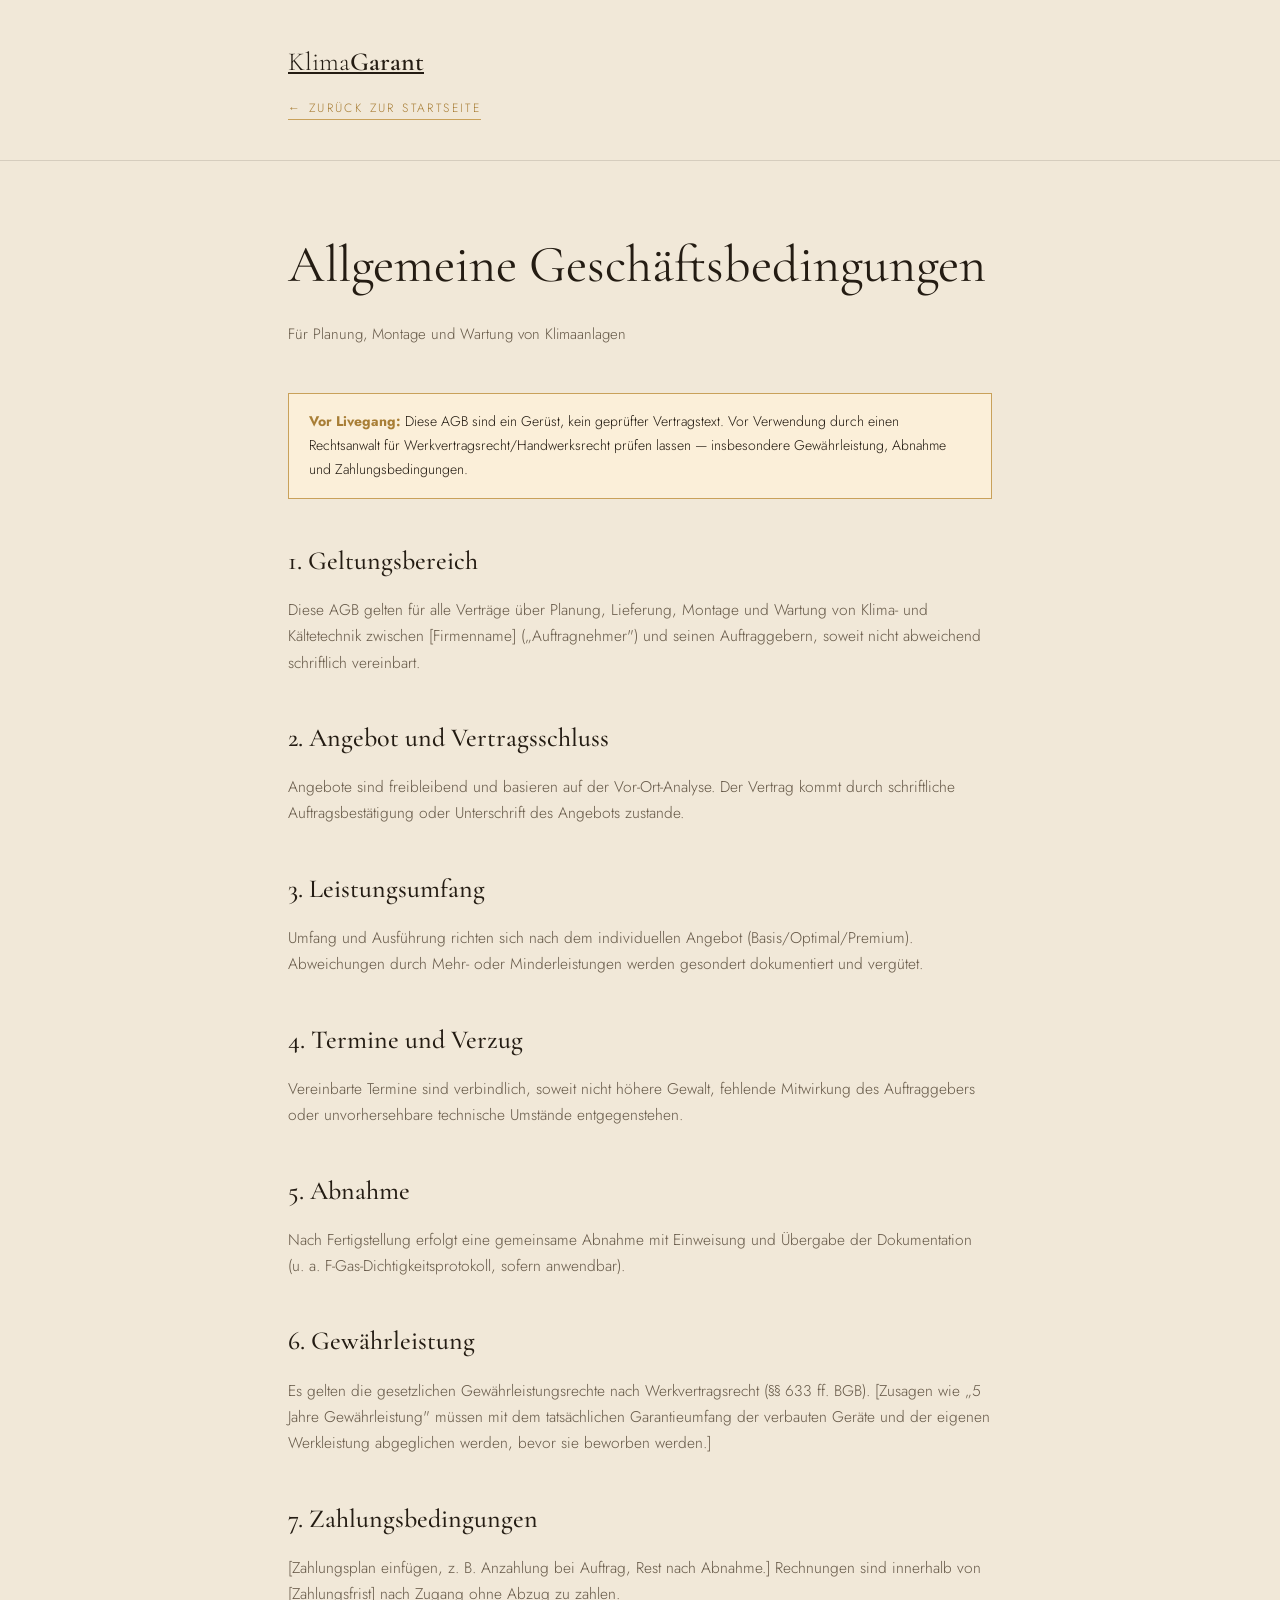
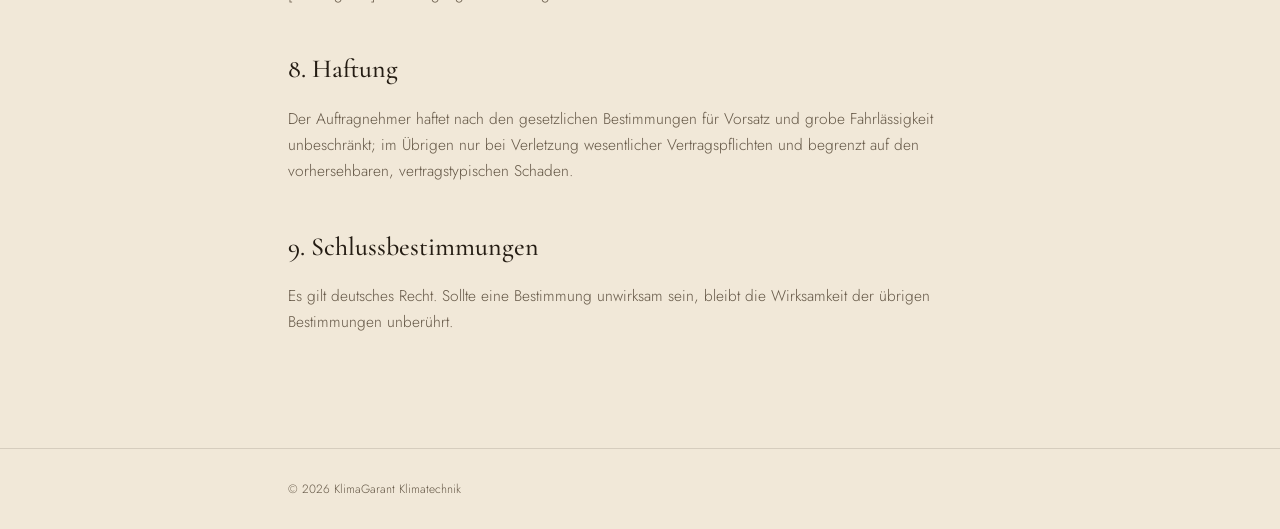
<file: agb.html>
<!DOCTYPE html>
<html lang="de">
<head>
<meta charset="UTF-8" />
<meta name="viewport" content="width=device-width, initial-scale=1.0" />
<title>AGB — KlimaGarant</title>
<meta name="robots" content="noindex" />
<link rel="preconnect" href="https://fonts.googleapis.com">
<link rel="preconnect" href="https://fonts.gstatic.com" crossorigin>
<link href="https://fonts.googleapis.com/css2?family=Cormorant+Garamond:wght@400;500;600&family=Jost:wght@300;400;500&display=swap" rel="stylesheet">
<link rel="stylesheet" href="legal-shared.css">
</head>
<body>
<header><div class="wrap"><a href="index.html" class="logo"><span>Klima</span><b>Garant</b></a><br><a href="index.html" class="back">← Zurück zur Startseite</a></div></header>
<main>
  <div class="wrap">
    <h1>Allgemeine Geschäftsbedingungen</h1>
    <p class="lead">Für Planung, Montage und Wartung von Klimaanlagen</p>

    <div class="todo"><b>Vor Livegang:</b> Diese AGB sind ein Gerüst, kein geprüfter Vertragstext. Vor Verwendung durch einen Rechtsanwalt für Werkvertragsrecht/Handwerksrecht prüfen lassen — insbesondere Gewährleistung, Abnahme und Zahlungsbedingungen.</div>

    <h2>1. Geltungsbereich</h2>
    <p>Diese AGB gelten für alle Verträge über Planung, Lieferung, Montage und Wartung von Klima- und Kältetechnik zwischen [Firmenname] („Auftragnehmer") und seinen Auftraggebern, soweit nicht abweichend schriftlich vereinbart.</p>

    <h2>2. Angebot und Vertragsschluss</h2>
    <p>Angebote sind freibleibend und basieren auf der Vor-Ort-Analyse. Der Vertrag kommt durch schriftliche Auftragsbestätigung oder Unterschrift des Angebots zustande.</p>

    <h2>3. Leistungsumfang</h2>
    <p>Umfang und Ausführung richten sich nach dem individuellen Angebot (Basis/Optimal/Premium). Abweichungen durch Mehr- oder Minderleistungen werden gesondert dokumentiert und vergütet.</p>

    <h2>4. Termine und Verzug</h2>
    <p>Vereinbarte Termine sind verbindlich, soweit nicht höhere Gewalt, fehlende Mitwirkung des Auftraggebers oder unvorhersehbare technische Umstände entgegenstehen.</p>

    <h2>5. Abnahme</h2>
    <p>Nach Fertigstellung erfolgt eine gemeinsame Abnahme mit Einweisung und Übergabe der Dokumentation (u. a. F-Gas-Dichtigkeitsprotokoll, sofern anwendbar).</p>

    <h2>6. Gewährleistung</h2>
    <p>Es gelten die gesetzlichen Gewährleistungsrechte nach Werkvertragsrecht (§§ 633 ff. BGB). [Zusagen wie „5 Jahre Gewährleistung" müssen mit dem tatsächlichen Garantieumfang der verbauten Geräte und der eigenen Werkleistung abgeglichen werden, bevor sie beworben werden.]</p>

    <h2>7. Zahlungsbedingungen</h2>
    <p>[Zahlungsplan einfügen, z. B. Anzahlung bei Auftrag, Rest nach Abnahme.] Rechnungen sind innerhalb von [Zahlungsfrist] nach Zugang ohne Abzug zu zahlen.</p>

    <h2>8. Haftung</h2>
    <p>Der Auftragnehmer haftet nach den gesetzlichen Bestimmungen für Vorsatz und grobe Fahrlässigkeit unbeschränkt; im Übrigen nur bei Verletzung wesentlicher Vertragspflichten und begrenzt auf den vorhersehbaren, vertragstypischen Schaden.</p>

    <h2>9. Schlussbestimmungen</h2>
    <p>Es gilt deutsches Recht. Sollte eine Bestimmung unwirksam sein, bleibt die Wirksamkeit der übrigen Bestimmungen unberührt.</p>
  </div>
</main>
<footer><div class="wrap">© <span id="y"></span> KlimaGarant Klimatechnik</div></footer>
<script>document.getElementById('y').textContent=new Date().getFullYear();</script>
</body>
</html>
</file>
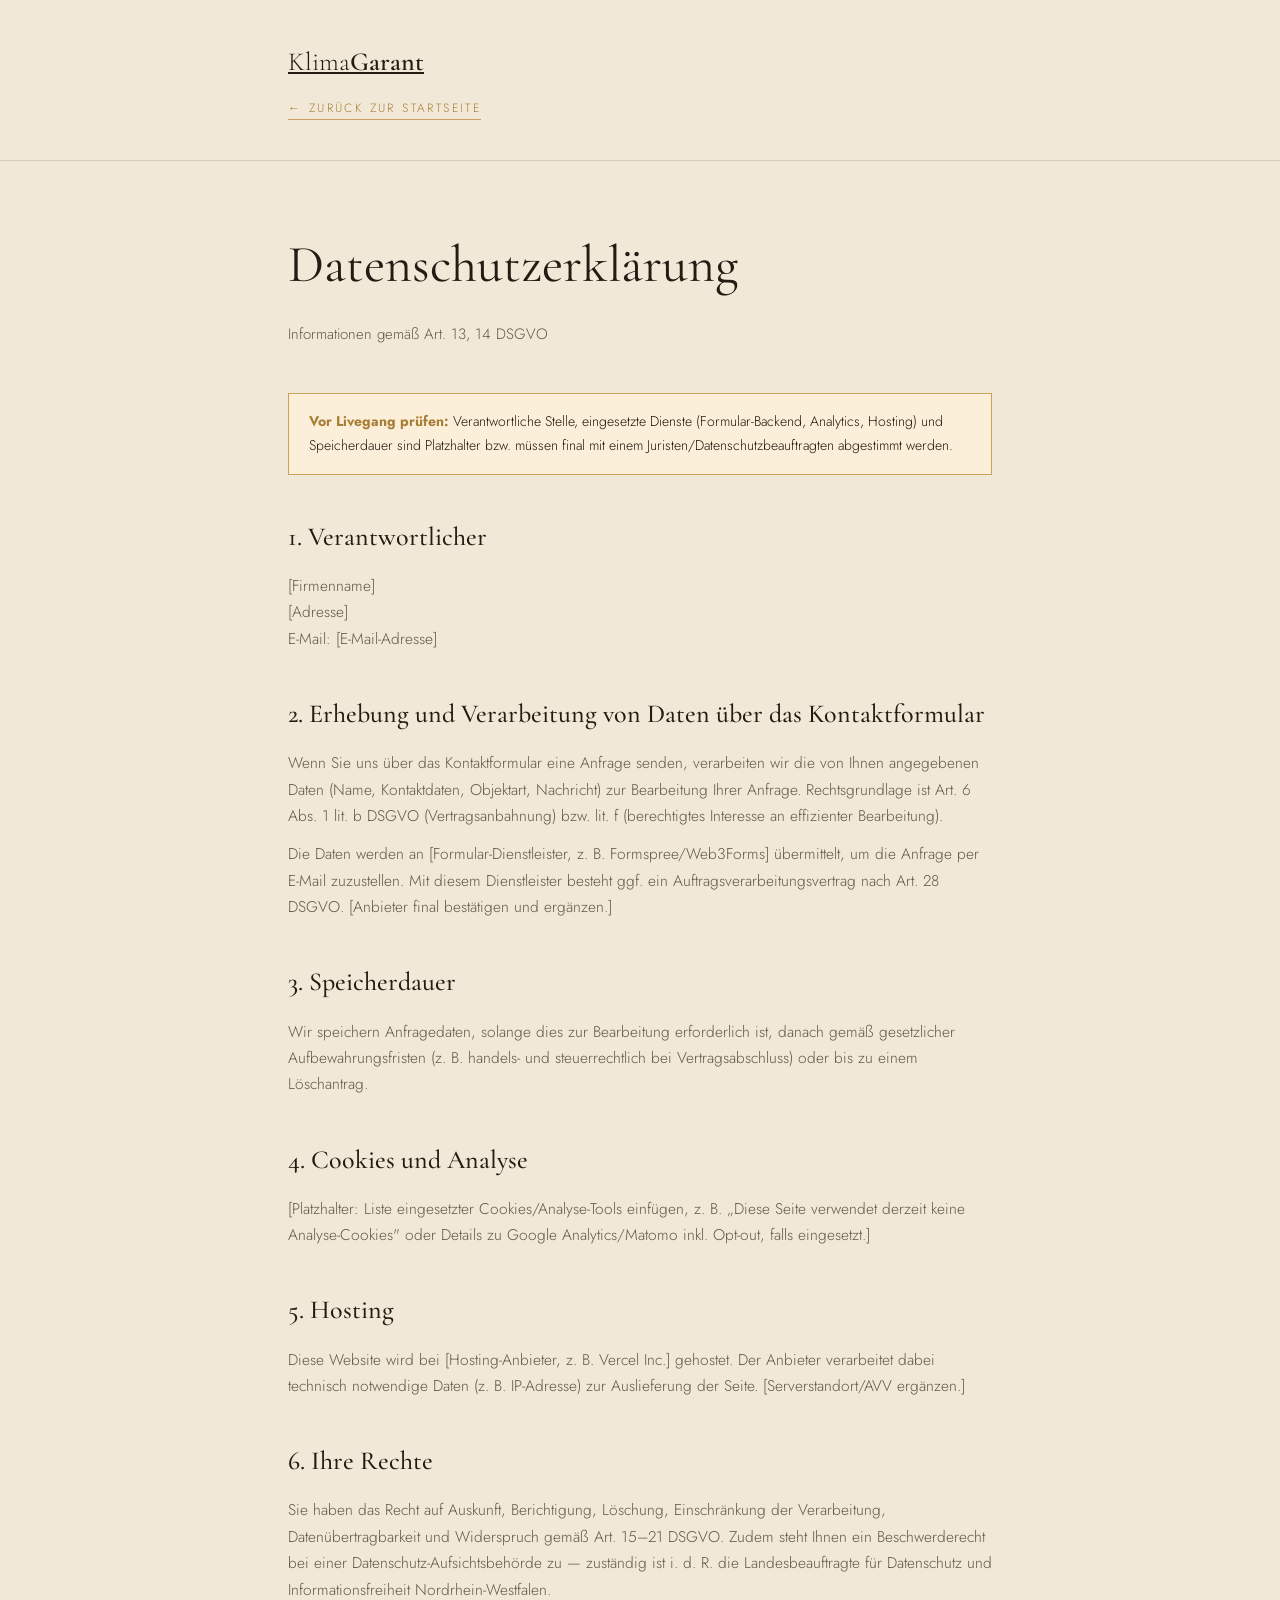
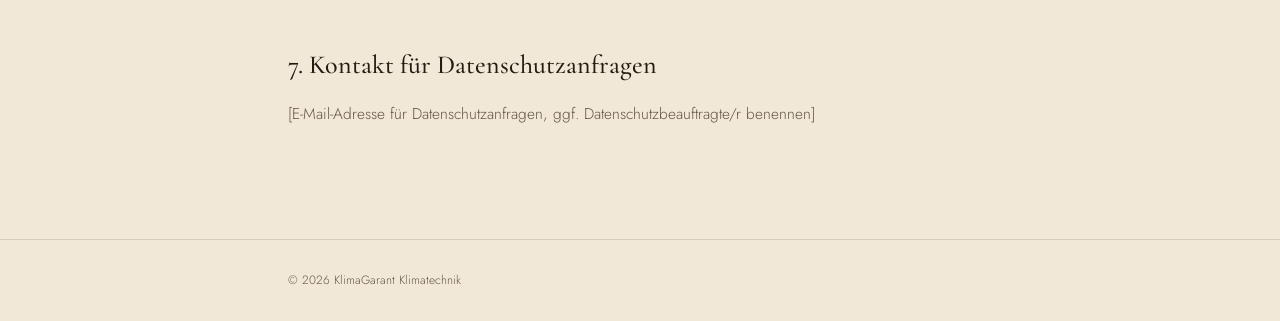
<file: datenschutz.html>
<!DOCTYPE html>
<html lang="de">
<head>
<meta charset="UTF-8" />
<meta name="viewport" content="width=device-width, initial-scale=1.0" />
<title>Datenschutzerklärung — KlimaGarant</title>
<meta name="robots" content="noindex" />
<link rel="preconnect" href="https://fonts.googleapis.com">
<link rel="preconnect" href="https://fonts.gstatic.com" crossorigin>
<link href="https://fonts.googleapis.com/css2?family=Cormorant+Garamond:wght@400;500;600&family=Jost:wght@300;400;500&display=swap" rel="stylesheet">
<link rel="stylesheet" href="legal-shared.css">
</head>
<body>
<header><div class="wrap"><a href="index.html" class="logo"><span>Klima</span><b>Garant</b></a><br><a href="index.html" class="back">← Zurück zur Startseite</a></div></header>
<main>
  <div class="wrap">
    <h1>Datenschutzerklärung</h1>
    <p class="lead">Informationen gemäß Art. 13, 14 DSGVO</p>

    <div class="todo"><b>Vor Livegang prüfen:</b> Verantwortliche Stelle, eingesetzte Dienste (Formular-Backend, Analytics, Hosting) und Speicherdauer sind Platzhalter bzw. müssen final mit einem Juristen/Datenschutzbeauftragten abgestimmt werden.</div>

    <h2>1. Verantwortlicher</h2>
    <p>[Firmenname]<br>[Adresse]<br>E-Mail: [E-Mail-Adresse]</p>

    <h2>2. Erhebung und Verarbeitung von Daten über das Kontaktformular</h2>
    <p>Wenn Sie uns über das Kontaktformular eine Anfrage senden, verarbeiten wir die von Ihnen angegebenen Daten (Name, Kontaktdaten, Objektart, Nachricht) zur Bearbeitung Ihrer Anfrage. Rechtsgrundlage ist Art. 6 Abs. 1 lit. b DSGVO (Vertragsanbahnung) bzw. lit. f (berechtigtes Interesse an effizienter Bearbeitung).</p>
    <p>Die Daten werden an [Formular-Dienstleister, z. B. Formspree/Web3Forms] übermittelt, um die Anfrage per E-Mail zuzustellen. Mit diesem Dienstleister besteht ggf. ein Auftragsverarbeitungsvertrag nach Art. 28 DSGVO. [Anbieter final bestätigen und ergänzen.]</p>

    <h2>3. Speicherdauer</h2>
    <p>Wir speichern Anfragedaten, solange dies zur Bearbeitung erforderlich ist, danach gemäß gesetzlicher Aufbewahrungsfristen (z. B. handels- und steuerrechtlich bei Vertragsabschluss) oder bis zu einem Löschantrag.</p>

    <h2>4. Cookies und Analyse</h2>
    <p>[Platzhalter: Liste eingesetzter Cookies/Analyse-Tools einfügen, z. B. „Diese Seite verwendet derzeit keine Analyse-Cookies" oder Details zu Google Analytics/Matomo inkl. Opt-out, falls eingesetzt.]</p>

    <h2>5. Hosting</h2>
    <p>Diese Website wird bei [Hosting-Anbieter, z. B. Vercel Inc.] gehostet. Der Anbieter verarbeitet dabei technisch notwendige Daten (z. B. IP-Adresse) zur Auslieferung der Seite. [Serverstandort/AVV ergänzen.]</p>

    <h2>6. Ihre Rechte</h2>
    <p>Sie haben das Recht auf Auskunft, Berichtigung, Löschung, Einschränkung der Verarbeitung, Datenübertragbarkeit und Widerspruch gemäß Art. 15–21 DSGVO. Zudem steht Ihnen ein Beschwerderecht bei einer Datenschutz-Aufsichtsbehörde zu — zuständig ist i. d. R. die Landesbeauftragte für Datenschutz und Informationsfreiheit Nordrhein-Westfalen.</p>

    <h2>7. Kontakt für Datenschutzanfragen</h2>
    <p>[E-Mail-Adresse für Datenschutzanfragen, ggf. Datenschutzbeauftragte/r benennen]</p>
  </div>
</main>
<footer><div class="wrap">© <span id="y"></span> KlimaGarant Klimatechnik</div></footer>
<script>document.getElementById('y').textContent=new Date().getFullYear();</script>
</body>
</html>
</file>
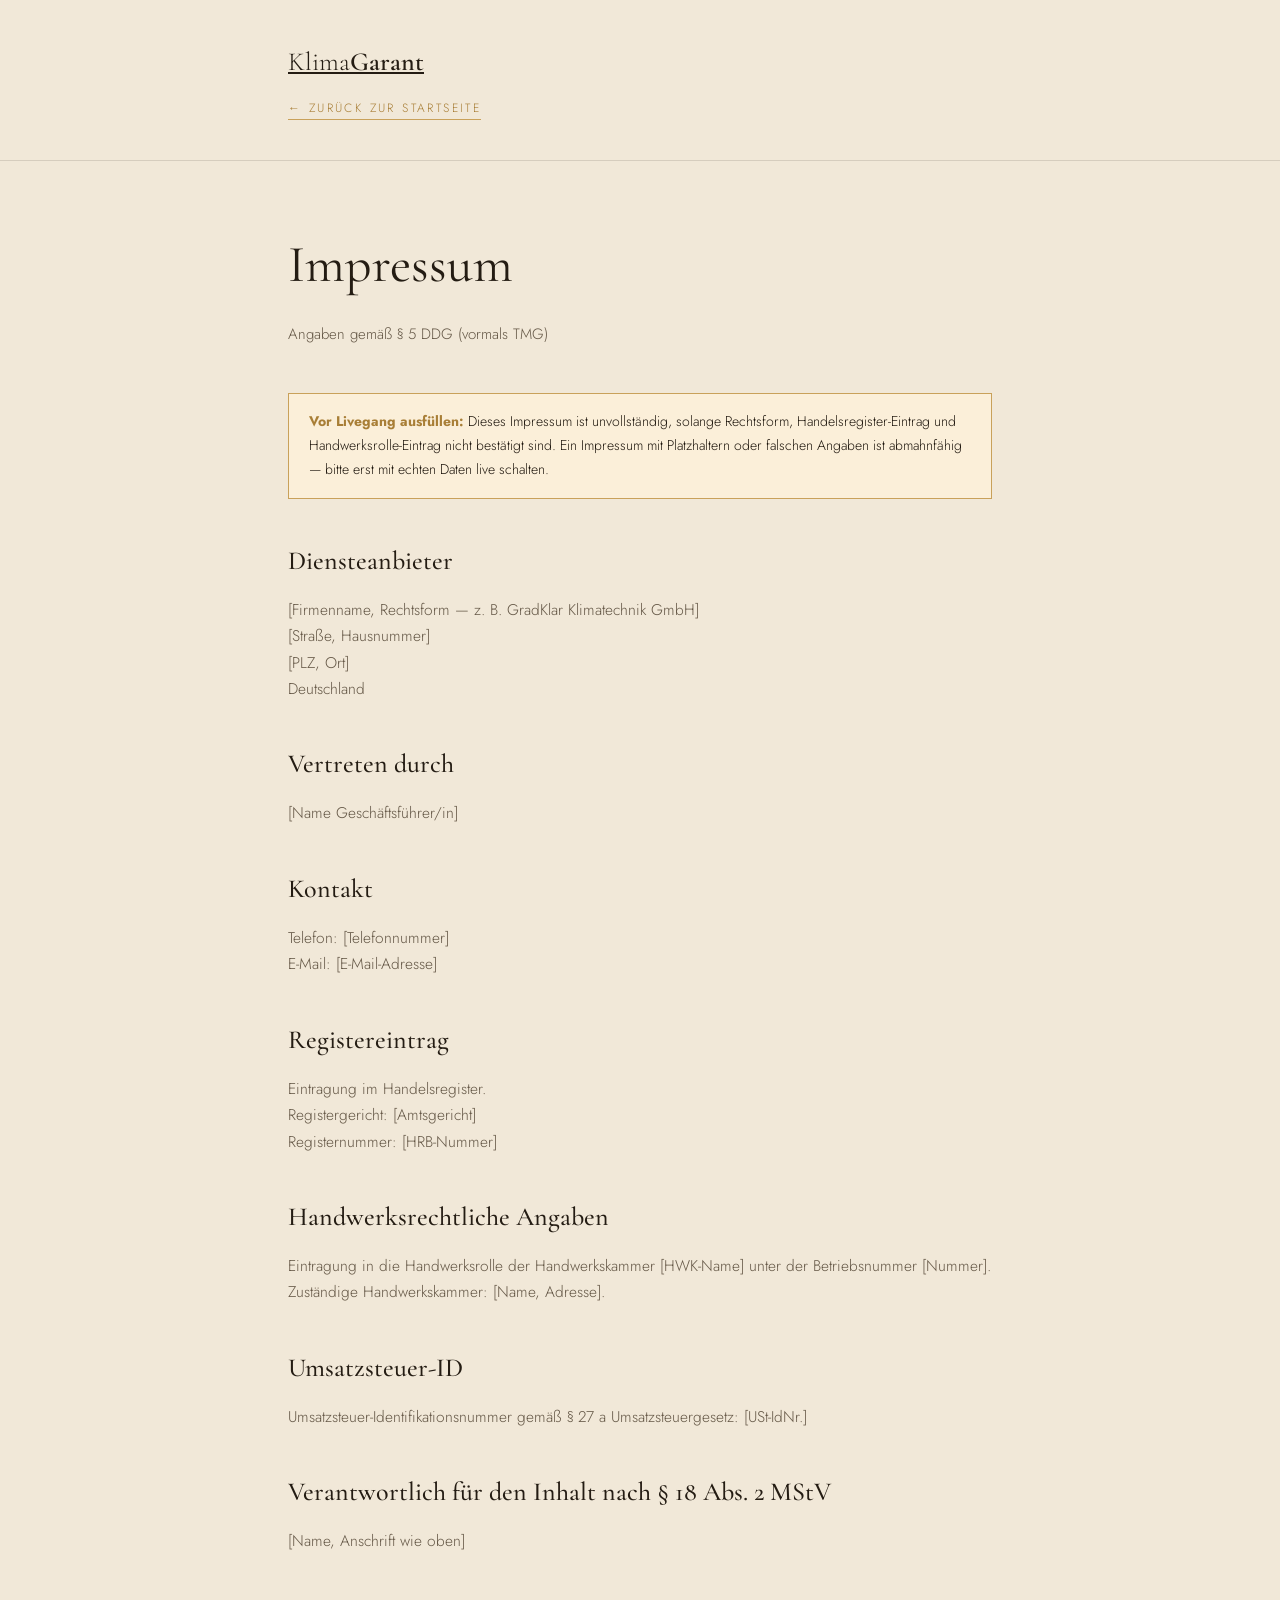
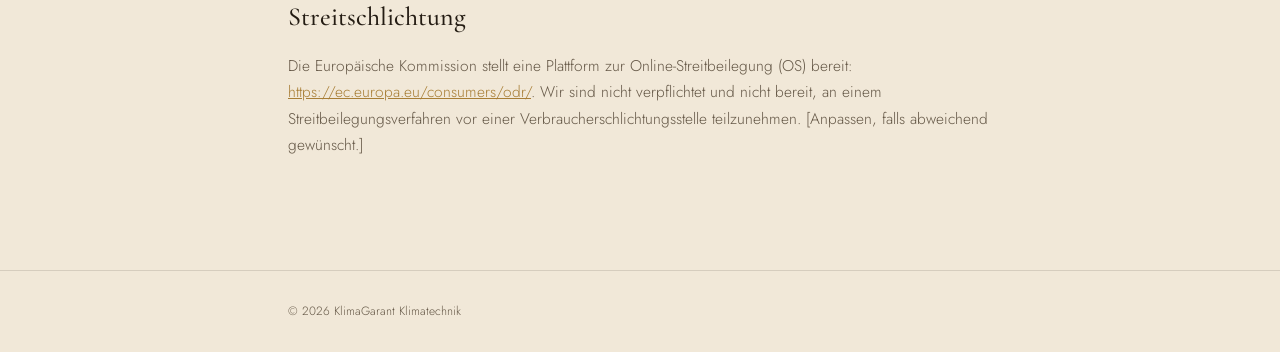
<file: impressum.html>
<!DOCTYPE html>
<html lang="de">
<head>
<meta charset="UTF-8" />
<meta name="viewport" content="width=device-width, initial-scale=1.0" />
<title>Impressum — KlimaGarant</title>
<meta name="robots" content="noindex" />
<link rel="preconnect" href="https://fonts.googleapis.com">
<link rel="preconnect" href="https://fonts.gstatic.com" crossorigin>
<link href="https://fonts.googleapis.com/css2?family=Cormorant+Garamond:wght@400;500;600&family=Jost:wght@300;400;500&display=swap" rel="stylesheet">
<link rel="stylesheet" href="legal-shared.css">
</head>
<body>
<header><div class="wrap"><a href="index.html" class="logo"><span>Klima</span><b>Garant</b></a><br><a href="index.html" class="back">← Zurück zur Startseite</a></div></header>
<main>
  <div class="wrap">
    <h1>Impressum</h1>
    <p class="lead">Angaben gemäß § 5 DDG (vormals TMG)</p>

    <div class="todo"><b>Vor Livegang ausfüllen:</b> Dieses Impressum ist unvollständig, solange Rechtsform, Handelsregister-Eintrag und Handwerksrolle-Eintrag nicht bestätigt sind. Ein Impressum mit Platzhaltern oder falschen Angaben ist abmahnfähig — bitte erst mit echten Daten live schalten.</div>

    <h2>Diensteanbieter</h2>
    <p>[Firmenname, Rechtsform — z. B. GradKlar Klimatechnik GmbH]<br>
    [Straße, Hausnummer]<br>
    [PLZ, Ort]<br>
    Deutschland</p>

    <h2>Vertreten durch</h2>
    <p>[Name Geschäftsführer/in]</p>

    <h2>Kontakt</h2>
    <p>Telefon: [Telefonnummer]<br>
    E-Mail: [E-Mail-Adresse]</p>

    <h2>Registereintrag</h2>
    <p>Eintragung im Handelsregister.<br>
    Registergericht: [Amtsgericht]<br>
    Registernummer: [HRB-Nummer]</p>

    <h2>Handwerksrechtliche Angaben</h2>
    <p>Eintragung in die Handwerksrolle der Handwerkskammer [HWK-Name] unter der Betriebsnummer [Nummer].<br>
    Zuständige Handwerkskammer: [Name, Adresse].</p>

    <h2>Umsatzsteuer-ID</h2>
    <p>Umsatzsteuer-Identifikationsnummer gemäß § 27 a Umsatzsteuergesetz: [USt-IdNr.]</p>

    <h2>Verantwortlich für den Inhalt nach § 18 Abs. 2 MStV</h2>
    <p>[Name, Anschrift wie oben]</p>

    <h2>Streitschlichtung</h2>
    <p>Die Europäische Kommission stellt eine Plattform zur Online-Streitbeilegung (OS) bereit: <a href="https://ec.europa.eu/consumers/odr/" target="_blank" rel="noopener">https://ec.europa.eu/consumers/odr/</a>. Wir sind nicht verpflichtet und nicht bereit, an einem Streitbeilegungsverfahren vor einer Verbraucherschlichtungsstelle teilzunehmen. [Anpassen, falls abweichend gewünscht.]</p>
  </div>
</main>
<footer><div class="wrap">© <span id="y"></span> KlimaGarant Klimatechnik</div></footer>
<script>document.getElementById('y').textContent=new Date().getFullYear();</script>
</body>
</html>
</file>
<file: legal-shared.css>
/* Shared minimal styles for legal pages — mirrors index.html palette */
:root{
  --paper:#F8F3EA; --cream:#F1E8D8; --ink:#241C13; --ink-soft:#655847;
  --brass:#C9A15A; --brass-deep:#A87E36; --espresso:#20180F; --line:rgba(36,28,19,.13);
  --serif:'Cormorant Garamond',Georgia,serif; --sans:'Jost',-apple-system,BlinkMacSystemFont,'Segoe UI',sans-serif;
}
*{margin:0;padding:0;box-sizing:border-box}
body{font-family:var(--sans);background:var(--cream);color:var(--ink);font-weight:300;line-height:1.7;-webkit-font-smoothing:antialiased}
.wrap{max-width:760px;margin:0 auto;padding:0 28px}
header{padding:40px 0;border-bottom:1px solid var(--line)}
.logo{font-family:var(--serif);font-size:26px;color:var(--ink)}
.logo b{font-weight:600}
.back{display:inline-block;margin-top:14px;font-size:12px;letter-spacing:.2em;text-transform:uppercase;color:var(--brass-deep);text-decoration:none;border-bottom:1px solid var(--brass)}
main{padding:60px 0 100px}
h1{font-family:var(--serif);font-weight:400;font-size:clamp(34px,5vw,52px);margin-bottom:12px}
.lead{color:var(--ink-soft);font-size:15px;margin-bottom:46px}
h2{font-family:var(--serif);font-weight:500;font-size:26px;color:var(--ink);margin:40px 0 14px}
p,li{font-size:15.5px;color:var(--ink-soft);margin-bottom:12px}
ul{padding-left:22px;margin-bottom:12px}
a{color:var(--brass-deep)}
.todo{background:#FBEFD9;border:1px solid var(--brass);padding:16px 20px;font-size:14px;color:var(--espresso);margin-bottom:34px}
.todo b{color:var(--brass-deep)}
footer{border-top:1px solid var(--line);padding:30px 0;font-size:12px;color:var(--ink-soft)}
</file>
